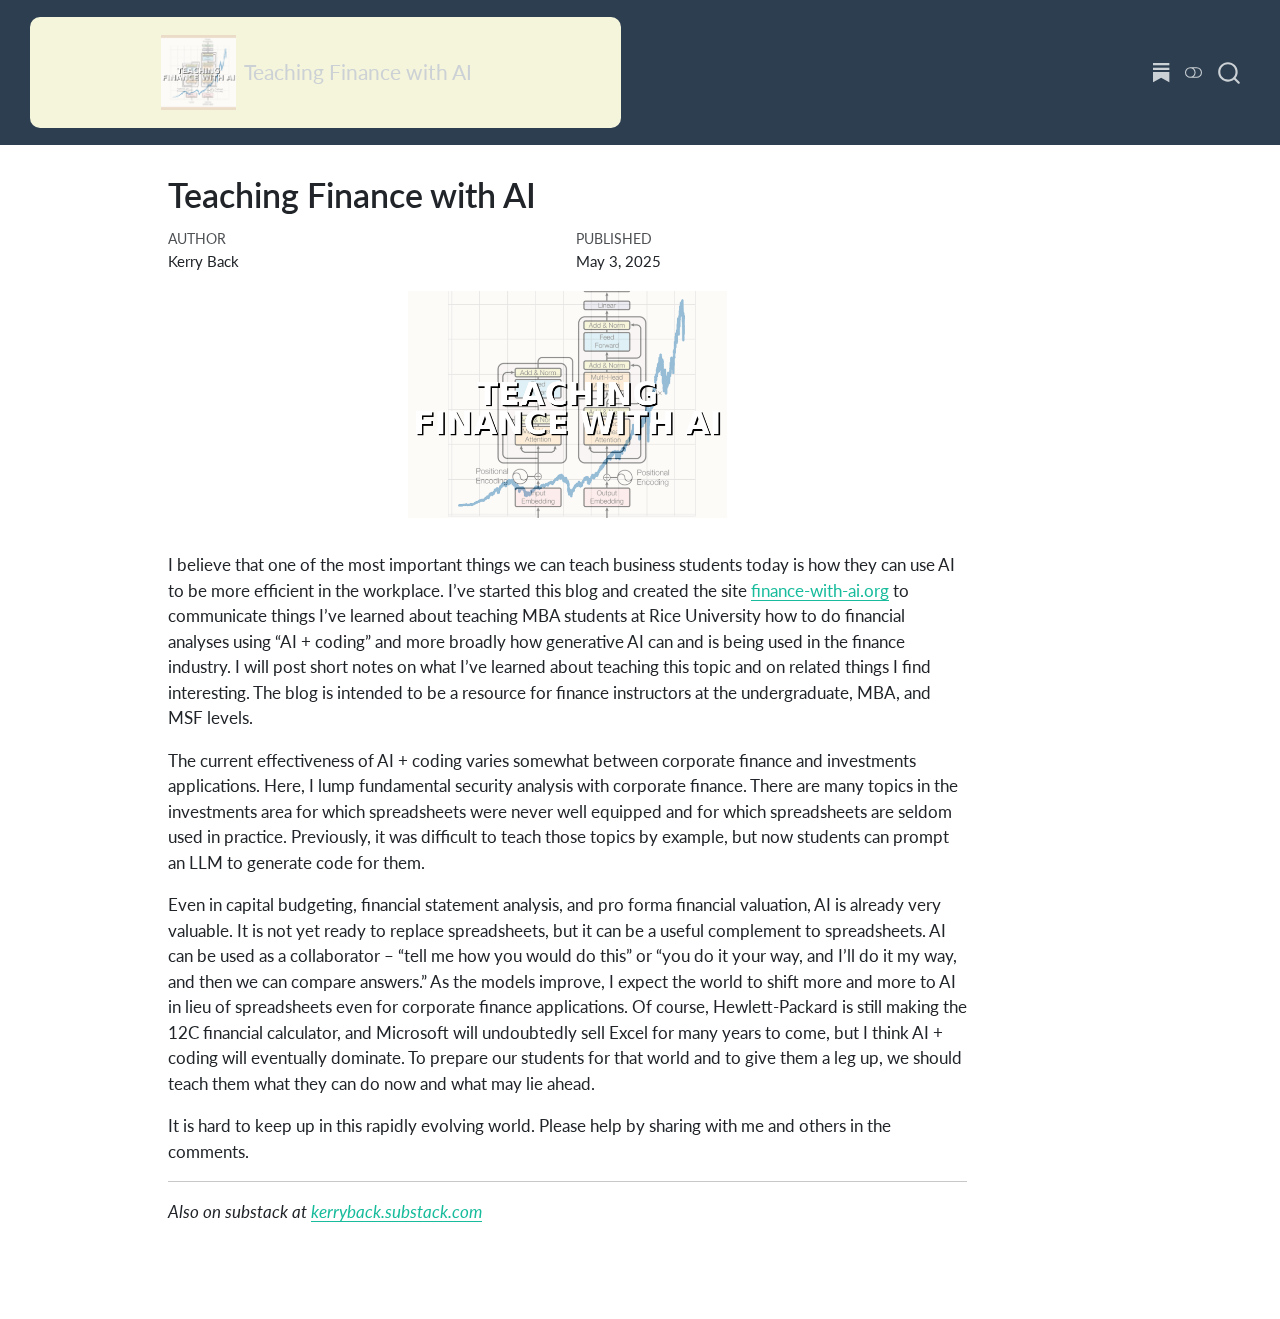
<file: docs/00-welcome/index.html>
<!DOCTYPE html>
<html xmlns="http://www.w3.org/1999/xhtml" lang="en" xml:lang="en"><head>

<meta charset="utf-8">
<meta name="generator" content="quarto-1.7.32">

<meta name="viewport" content="width=device-width, initial-scale=1.0, user-scalable=yes">

<meta name="author" content="Kerry Back">
<meta name="dcterms.date" content="2025-05-03">

<title>Teaching Finance with AI</title>
<style>
code{white-space: pre-wrap;}
span.smallcaps{font-variant: small-caps;}
div.columns{display: flex; gap: min(4vw, 1.5em);}
div.column{flex: auto; overflow-x: auto;}
div.hanging-indent{margin-left: 1.5em; text-indent: -1.5em;}
ul.task-list{list-style: none;}
ul.task-list li input[type="checkbox"] {
  width: 0.8em;
  margin: 0 0.8em 0.2em -1em; /* quarto-specific, see https://github.com/quarto-dev/quarto-cli/issues/4556 */ 
  vertical-align: middle;
}
</style>


<script src="../site_libs/quarto-nav/quarto-nav.js"></script>
<script src="../site_libs/quarto-nav/headroom.min.js"></script>
<script src="../site_libs/clipboard/clipboard.min.js"></script>
<script src="../site_libs/quarto-search/autocomplete.umd.js"></script>
<script src="../site_libs/quarto-search/fuse.min.js"></script>
<script src="../site_libs/quarto-search/quarto-search.js"></script>
<meta name="quarto:offset" content="../">
<script src="../site_libs/quarto-html/quarto.js" type="module"></script>
<script src="../site_libs/quarto-html/tabsets/tabsets.js" type="module"></script>
<script src="../site_libs/quarto-html/popper.min.js"></script>
<script src="../site_libs/quarto-html/tippy.umd.min.js"></script>
<script src="../site_libs/quarto-html/anchor.min.js"></script>
<link href="../site_libs/quarto-html/tippy.css" rel="stylesheet">
<link href="../site_libs/quarto-html/quarto-syntax-highlighting-37eea08aefeeee20ff55810ff984fec1.css" rel="stylesheet" class="quarto-color-scheme" id="quarto-text-highlighting-styles">
<link href="../site_libs/quarto-html/quarto-syntax-highlighting-dark-2fef5ea3f8957b3e4ecc936fc74692ca.css" rel="stylesheet" class="quarto-color-scheme quarto-color-alternate" id="quarto-text-highlighting-styles">
<link href="../site_libs/quarto-html/quarto-syntax-highlighting-37eea08aefeeee20ff55810ff984fec1.css" rel="stylesheet" class="quarto-color-scheme-extra" id="quarto-text-highlighting-styles">
<script src="../site_libs/bootstrap/bootstrap.min.js"></script>
<link href="../site_libs/bootstrap/bootstrap-icons.css" rel="stylesheet">
<link href="../site_libs/bootstrap/bootstrap-52d8d4a1bc7a18dd637875c3d028be30.min.css" rel="stylesheet" append-hash="true" class="quarto-color-scheme" id="quarto-bootstrap" data-mode="light">
<link href="../site_libs/bootstrap/bootstrap-dark-963a1af7a0dde44c44ea984d40f6894b.min.css" rel="stylesheet" append-hash="true" class="quarto-color-scheme quarto-color-alternate" id="quarto-bootstrap" data-mode="dark">
<link href="../site_libs/bootstrap/bootstrap-52d8d4a1bc7a18dd637875c3d028be30.min.css" rel="stylesheet" append-hash="true" class="quarto-color-scheme-extra" id="quarto-bootstrap" data-mode="light">
<script id="quarto-search-options" type="application/json">{
  "location": "navbar",
  "copy-button": false,
  "collapse-after": 3,
  "panel-placement": "end",
  "type": "overlay",
  "limit": 50,
  "keyboard-shortcut": [
    "f",
    "/",
    "s"
  ],
  "show-item-context": false,
  "language": {
    "search-no-results-text": "No results",
    "search-matching-documents-text": "matching documents",
    "search-copy-link-title": "Copy link to search",
    "search-hide-matches-text": "Hide additional matches",
    "search-more-match-text": "more match in this document",
    "search-more-matches-text": "more matches in this document",
    "search-clear-button-title": "Clear",
    "search-text-placeholder": "",
    "search-detached-cancel-button-title": "Cancel",
    "search-submit-button-title": "Submit",
    "search-label": "Search"
  }
}</script>


<link rel="stylesheet" href="../styles.css">
</head>

<body class="nav-fixed quarto-light"><script id="quarto-html-before-body" type="application/javascript">
    const toggleBodyColorMode = (bsSheetEl) => {
      const mode = bsSheetEl.getAttribute("data-mode");
      const bodyEl = window.document.querySelector("body");
      if (mode === "dark") {
        bodyEl.classList.add("quarto-dark");
        bodyEl.classList.remove("quarto-light");
      } else {
        bodyEl.classList.add("quarto-light");
        bodyEl.classList.remove("quarto-dark");
      }
    }
    const toggleBodyColorPrimary = () => {
      const bsSheetEl = window.document.querySelector("link#quarto-bootstrap:not([rel=disabled-stylesheet])");
      if (bsSheetEl) {
        toggleBodyColorMode(bsSheetEl);
      }
    }
    const setColorSchemeToggle = (alternate) => {
      const toggles = window.document.querySelectorAll('.quarto-color-scheme-toggle');
      for (let i=0; i < toggles.length; i++) {
        const toggle = toggles[i];
        if (toggle) {
          if (alternate) {
            toggle.classList.add("alternate");
          } else {
            toggle.classList.remove("alternate");
          }
        }
      }
    };
    const toggleColorMode = (alternate) => {
      // Switch the stylesheets
      const primaryStylesheets = window.document.querySelectorAll('link.quarto-color-scheme:not(.quarto-color-alternate)');
      const alternateStylesheets = window.document.querySelectorAll('link.quarto-color-scheme.quarto-color-alternate');
      manageTransitions('#quarto-margin-sidebar .nav-link', false);
      if (alternate) {
        // note: dark is layered on light, we don't disable primary!
        enableStylesheet(alternateStylesheets);
        for (const sheetNode of alternateStylesheets) {
          if (sheetNode.id === "quarto-bootstrap") {
            toggleBodyColorMode(sheetNode);
          }
        }
      } else {
        disableStylesheet(alternateStylesheets);
        enableStylesheet(primaryStylesheets)
        toggleBodyColorPrimary();
      }
      manageTransitions('#quarto-margin-sidebar .nav-link', true);
      // Switch the toggles
      setColorSchemeToggle(alternate)
      // Hack to workaround the fact that safari doesn't
      // properly recolor the scrollbar when toggling (#1455)
      if (navigator.userAgent.indexOf('Safari') > 0 && navigator.userAgent.indexOf('Chrome') == -1) {
        manageTransitions("body", false);
        window.scrollTo(0, 1);
        setTimeout(() => {
          window.scrollTo(0, 0);
          manageTransitions("body", true);
        }, 40);
      }
    }
    const disableStylesheet = (stylesheets) => {
      for (let i=0; i < stylesheets.length; i++) {
        const stylesheet = stylesheets[i];
        stylesheet.rel = 'disabled-stylesheet';
      }
    }
    const enableStylesheet = (stylesheets) => {
      for (let i=0; i < stylesheets.length; i++) {
        const stylesheet = stylesheets[i];
        if(stylesheet.rel !== 'stylesheet') { // for Chrome, which will still FOUC without this check
          stylesheet.rel = 'stylesheet';
        }
      }
    }
    const manageTransitions = (selector, allowTransitions) => {
      const els = window.document.querySelectorAll(selector);
      for (let i=0; i < els.length; i++) {
        const el = els[i];
        if (allowTransitions) {
          el.classList.remove('notransition');
        } else {
          el.classList.add('notransition');
        }
      }
    }
    const isFileUrl = () => {
      return window.location.protocol === 'file:';
    }
    const hasAlternateSentinel = () => {
      let styleSentinel = getColorSchemeSentinel();
      if (styleSentinel !== null) {
        return styleSentinel === "alternate";
      } else {
        return false;
      }
    }
    const setStyleSentinel = (alternate) => {
      const value = alternate ? "alternate" : "default";
      if (!isFileUrl()) {
        window.localStorage.setItem("quarto-color-scheme", value);
      } else {
        localAlternateSentinel = value;
      }
    }
    const getColorSchemeSentinel = () => {
      if (!isFileUrl()) {
        const storageValue = window.localStorage.getItem("quarto-color-scheme");
        return storageValue != null ? storageValue : localAlternateSentinel;
      } else {
        return localAlternateSentinel;
      }
    }
    const toggleGiscusIfUsed = (isAlternate, darkModeDefault) => {
      const baseTheme = document.querySelector('#giscus-base-theme')?.value ?? 'light';
      const alternateTheme = document.querySelector('#giscus-alt-theme')?.value ?? 'dark';
      let newTheme = '';
      if(authorPrefersDark) {
        newTheme = isAlternate ? baseTheme : alternateTheme;
      } else {
        newTheme = isAlternate ? alternateTheme : baseTheme;
      }
      const changeGiscusTheme = () => {
        // From: https://github.com/giscus/giscus/issues/336
        const sendMessage = (message) => {
          const iframe = document.querySelector('iframe.giscus-frame');
          if (!iframe) return;
          iframe.contentWindow.postMessage({ giscus: message }, 'https://giscus.app');
        }
        sendMessage({
          setConfig: {
            theme: newTheme
          }
        });
      }
      const isGiscussLoaded = window.document.querySelector('iframe.giscus-frame') !== null;
      if (isGiscussLoaded) {
        changeGiscusTheme();
      }
    };
    const authorPrefersDark = false;
    const darkModeDefault = authorPrefersDark;
      document.querySelector('link#quarto-text-highlighting-styles.quarto-color-scheme-extra').rel = 'disabled-stylesheet';
      document.querySelector('link#quarto-bootstrap.quarto-color-scheme-extra').rel = 'disabled-stylesheet';
    let localAlternateSentinel = darkModeDefault ? 'alternate' : 'default';
    // Dark / light mode switch
    window.quartoToggleColorScheme = () => {
      // Read the current dark / light value
      let toAlternate = !hasAlternateSentinel();
      toggleColorMode(toAlternate);
      setStyleSentinel(toAlternate);
      toggleGiscusIfUsed(toAlternate, darkModeDefault);
      window.dispatchEvent(new Event('resize'));
    };
    // Switch to dark mode if need be
    if (hasAlternateSentinel()) {
      toggleColorMode(true);
    } else {
      toggleColorMode(false);
    }
  </script>

<div id="quarto-search-results"></div>
  <header id="quarto-header" class="headroom fixed-top">
    <nav class="navbar navbar-expand-lg " data-bs-theme="dark">
      <div class="navbar-container container-fluid">
      <div class="navbar-brand-container mx-auto">
    <a href="../index.html" class="navbar-brand navbar-brand-logo">
    <img src="../teaching_finance_with_ai_logo.png" alt="" class="navbar-logo">
    </a>
    <a class="navbar-brand" href="../index.html">
    <span class="navbar-title">Teaching Finance with AI</span>
    </a>
  </div>
            <div id="quarto-search" class="" title="Search"></div>
          <button class="navbar-toggler" type="button" data-bs-toggle="collapse" data-bs-target="#navbarCollapse" aria-controls="navbarCollapse" role="menu" aria-expanded="false" aria-label="Toggle navigation" onclick="if (window.quartoToggleHeadroom) { window.quartoToggleHeadroom(); }">
  <span class="navbar-toggler-icon"></span>
</button>
          <div class="collapse navbar-collapse" id="navbarCollapse">
            <ul class="navbar-nav navbar-nav-scroll ms-auto">
  <li class="nav-item compact">
    <a class="nav-link" href="https://kerryback.substack.com"> <i class="bi bi-substack" role="img">
</i> 
<span class="menu-text"></span></a>
  </li>  
</ul>
          </div> <!-- /navcollapse -->
            <div class="quarto-navbar-tools">
  <a href="" class="quarto-color-scheme-toggle quarto-navigation-tool  px-1" onclick="window.quartoToggleColorScheme(); return false;" title="Toggle dark mode"><i class="bi"></i></a>
</div>
      </div> <!-- /container-fluid -->
    </nav>
</header>
<!-- content -->
<div id="quarto-content" class="quarto-container page-columns page-rows-contents page-layout-article page-navbar">
<!-- sidebar -->
<!-- margin-sidebar -->
    <div id="quarto-margin-sidebar" class="sidebar margin-sidebar zindex-bottom">
        
    </div>
<!-- main -->
<main class="content" id="quarto-document-content">


<header id="title-block-header" class="quarto-title-block default">
<div class="quarto-title">
<h1 class="title">Teaching Finance with AI</h1>
</div>



<div class="quarto-title-meta">

    <div>
    <div class="quarto-title-meta-heading">Author</div>
    <div class="quarto-title-meta-contents">
             <p>Kerry Back </p>
          </div>
  </div>
    
    <div>
    <div class="quarto-title-meta-heading">Published</div>
    <div class="quarto-title-meta-contents">
      <p class="date">May 3, 2025</p>
    </div>
  </div>
  
    
  </div>
  


</header>


<div class="quarto-figure quarto-figure-center">
<figure class="figure">
<p><img src="logo.png" class="img-fluid quarto-figure quarto-figure-center figure-img" style="width:40.0%"></p>
</figure>
</div>
<p>I believe that one of the most important things we can teach business students today is how they can use AI to be more efficient in the workplace. I’ve started this blog and created the site <a href="https://finance-with-ai.org">finance-with-ai.org</a> to communicate things I’ve learned about teaching MBA students at Rice University how to do financial analyses using “AI + coding” and more broadly how generative AI can and is being used in the finance industry. I will post short notes on what I’ve learned about teaching this topic and on related things I find interesting. The blog is intended to be a resource for finance instructors at the undergraduate, MBA, and MSF levels.</p>
<p>The current effectiveness of AI + coding varies somewhat between corporate finance and investments applications. Here, I lump fundamental security analysis with corporate finance. There are many topics in the investments area for which spreadsheets were never well equipped and for which spreadsheets are seldom used in practice. Previously, it was difficult to teach those topics by example, but now students can prompt an LLM to generate code for them.</p>
<p>Even in capital budgeting, financial statement analysis, and pro forma financial valuation, AI is already very valuable. It is not yet ready to replace spreadsheets, but it can be a useful complement to spreadsheets. AI can be used as a collaborator – “tell me how you would do this” or “you do it your way, and I’ll do it my way, and then we can compare answers.” As the models improve, I expect the world to shift more and more to AI in lieu of spreadsheets even for corporate finance applications. Of course, Hewlett-Packard is still making the 12C financial calculator, and Microsoft will undoubtedly sell Excel for many years to come, but I think AI + coding will eventually dominate. To prepare our students for that world and to give them a leg up, we should teach them what they can do now and what may lie ahead.</p>
<p>It is hard to keep up in this rapidly evolving world. Please help by sharing with me and others in the comments.</p>
<hr>
<p><em>Also on substack at <a href="https://kerryback.substack.com">kerryback.substack.com</a></em></p>



</main> <!-- /main -->
<script id="quarto-html-after-body" type="application/javascript">
  window.document.addEventListener("DOMContentLoaded", function (event) {
    // Ensure there is a toggle, if there isn't float one in the top right
    if (window.document.querySelector('.quarto-color-scheme-toggle') === null) {
      const a = window.document.createElement('a');
      a.classList.add('top-right');
      a.classList.add('quarto-color-scheme-toggle');
      a.href = "";
      a.onclick = function() { try { window.quartoToggleColorScheme(); } catch {} return false; };
      const i = window.document.createElement("i");
      i.classList.add('bi');
      a.appendChild(i);
      window.document.body.appendChild(a);
    }
    setColorSchemeToggle(hasAlternateSentinel())
    const icon = "";
    const anchorJS = new window.AnchorJS();
    anchorJS.options = {
      placement: 'right',
      icon: icon
    };
    anchorJS.add('.anchored');
    const isCodeAnnotation = (el) => {
      for (const clz of el.classList) {
        if (clz.startsWith('code-annotation-')) {                     
          return true;
        }
      }
      return false;
    }
    const onCopySuccess = function(e) {
      // button target
      const button = e.trigger;
      // don't keep focus
      button.blur();
      // flash "checked"
      button.classList.add('code-copy-button-checked');
      var currentTitle = button.getAttribute("title");
      button.setAttribute("title", "Copied!");
      let tooltip;
      if (window.bootstrap) {
        button.setAttribute("data-bs-toggle", "tooltip");
        button.setAttribute("data-bs-placement", "left");
        button.setAttribute("data-bs-title", "Copied!");
        tooltip = new bootstrap.Tooltip(button, 
          { trigger: "manual", 
            customClass: "code-copy-button-tooltip",
            offset: [0, -8]});
        tooltip.show();    
      }
      setTimeout(function() {
        if (tooltip) {
          tooltip.hide();
          button.removeAttribute("data-bs-title");
          button.removeAttribute("data-bs-toggle");
          button.removeAttribute("data-bs-placement");
        }
        button.setAttribute("title", currentTitle);
        button.classList.remove('code-copy-button-checked');
      }, 1000);
      // clear code selection
      e.clearSelection();
    }
    const getTextToCopy = function(trigger) {
        const codeEl = trigger.previousElementSibling.cloneNode(true);
        for (const childEl of codeEl.children) {
          if (isCodeAnnotation(childEl)) {
            childEl.remove();
          }
        }
        return codeEl.innerText;
    }
    const clipboard = new window.ClipboardJS('.code-copy-button:not([data-in-quarto-modal])', {
      text: getTextToCopy
    });
    clipboard.on('success', onCopySuccess);
    if (window.document.getElementById('quarto-embedded-source-code-modal')) {
      const clipboardModal = new window.ClipboardJS('.code-copy-button[data-in-quarto-modal]', {
        text: getTextToCopy,
        container: window.document.getElementById('quarto-embedded-source-code-modal')
      });
      clipboardModal.on('success', onCopySuccess);
    }
      var localhostRegex = new RegExp(/^(?:http|https):\/\/localhost\:?[0-9]*\//);
      var mailtoRegex = new RegExp(/^mailto:/);
        var filterRegex = new RegExp("https:\/\/finance-with-ai\.org");
      var isInternal = (href) => {
          return filterRegex.test(href) || localhostRegex.test(href) || mailtoRegex.test(href);
      }
      // Inspect non-navigation links and adorn them if external
     var links = window.document.querySelectorAll('a[href]:not(.nav-link):not(.navbar-brand):not(.toc-action):not(.sidebar-link):not(.sidebar-item-toggle):not(.pagination-link):not(.no-external):not([aria-hidden]):not(.dropdown-item):not(.quarto-navigation-tool):not(.about-link)');
      for (var i=0; i<links.length; i++) {
        const link = links[i];
        if (!isInternal(link.href)) {
          // undo the damage that might have been done by quarto-nav.js in the case of
          // links that we want to consider external
          if (link.dataset.originalHref !== undefined) {
            link.href = link.dataset.originalHref;
          }
        }
      }
    function tippyHover(el, contentFn, onTriggerFn, onUntriggerFn) {
      const config = {
        allowHTML: true,
        maxWidth: 500,
        delay: 100,
        arrow: false,
        appendTo: function(el) {
            return el.parentElement;
        },
        interactive: true,
        interactiveBorder: 10,
        theme: 'quarto',
        placement: 'bottom-start',
      };
      if (contentFn) {
        config.content = contentFn;
      }
      if (onTriggerFn) {
        config.onTrigger = onTriggerFn;
      }
      if (onUntriggerFn) {
        config.onUntrigger = onUntriggerFn;
      }
      window.tippy(el, config); 
    }
    const noterefs = window.document.querySelectorAll('a[role="doc-noteref"]');
    for (var i=0; i<noterefs.length; i++) {
      const ref = noterefs[i];
      tippyHover(ref, function() {
        // use id or data attribute instead here
        let href = ref.getAttribute('data-footnote-href') || ref.getAttribute('href');
        try { href = new URL(href).hash; } catch {}
        const id = href.replace(/^#\/?/, "");
        const note = window.document.getElementById(id);
        if (note) {
          return note.innerHTML;
        } else {
          return "";
        }
      });
    }
    const xrefs = window.document.querySelectorAll('a.quarto-xref');
    const processXRef = (id, note) => {
      // Strip column container classes
      const stripColumnClz = (el) => {
        el.classList.remove("page-full", "page-columns");
        if (el.children) {
          for (const child of el.children) {
            stripColumnClz(child);
          }
        }
      }
      stripColumnClz(note)
      if (id === null || id.startsWith('sec-')) {
        // Special case sections, only their first couple elements
        const container = document.createElement("div");
        if (note.children && note.children.length > 2) {
          container.appendChild(note.children[0].cloneNode(true));
          for (let i = 1; i < note.children.length; i++) {
            const child = note.children[i];
            if (child.tagName === "P" && child.innerText === "") {
              continue;
            } else {
              container.appendChild(child.cloneNode(true));
              break;
            }
          }
          if (window.Quarto?.typesetMath) {
            window.Quarto.typesetMath(container);
          }
          return container.innerHTML
        } else {
          if (window.Quarto?.typesetMath) {
            window.Quarto.typesetMath(note);
          }
          return note.innerHTML;
        }
      } else {
        // Remove any anchor links if they are present
        const anchorLink = note.querySelector('a.anchorjs-link');
        if (anchorLink) {
          anchorLink.remove();
        }
        if (window.Quarto?.typesetMath) {
          window.Quarto.typesetMath(note);
        }
        if (note.classList.contains("callout")) {
          return note.outerHTML;
        } else {
          return note.innerHTML;
        }
      }
    }
    for (var i=0; i<xrefs.length; i++) {
      const xref = xrefs[i];
      tippyHover(xref, undefined, function(instance) {
        instance.disable();
        let url = xref.getAttribute('href');
        let hash = undefined; 
        if (url.startsWith('#')) {
          hash = url;
        } else {
          try { hash = new URL(url).hash; } catch {}
        }
        if (hash) {
          const id = hash.replace(/^#\/?/, "");
          const note = window.document.getElementById(id);
          if (note !== null) {
            try {
              const html = processXRef(id, note.cloneNode(true));
              instance.setContent(html);
            } finally {
              instance.enable();
              instance.show();
            }
          } else {
            // See if we can fetch this
            fetch(url.split('#')[0])
            .then(res => res.text())
            .then(html => {
              const parser = new DOMParser();
              const htmlDoc = parser.parseFromString(html, "text/html");
              const note = htmlDoc.getElementById(id);
              if (note !== null) {
                const html = processXRef(id, note);
                instance.setContent(html);
              } 
            }).finally(() => {
              instance.enable();
              instance.show();
            });
          }
        } else {
          // See if we can fetch a full url (with no hash to target)
          // This is a special case and we should probably do some content thinning / targeting
          fetch(url)
          .then(res => res.text())
          .then(html => {
            const parser = new DOMParser();
            const htmlDoc = parser.parseFromString(html, "text/html");
            const note = htmlDoc.querySelector('main.content');
            if (note !== null) {
              // This should only happen for chapter cross references
              // (since there is no id in the URL)
              // remove the first header
              if (note.children.length > 0 && note.children[0].tagName === "HEADER") {
                note.children[0].remove();
              }
              const html = processXRef(null, note);
              instance.setContent(html);
            } 
          }).finally(() => {
            instance.enable();
            instance.show();
          });
        }
      }, function(instance) {
      });
    }
        let selectedAnnoteEl;
        const selectorForAnnotation = ( cell, annotation) => {
          let cellAttr = 'data-code-cell="' + cell + '"';
          let lineAttr = 'data-code-annotation="' +  annotation + '"';
          const selector = 'span[' + cellAttr + '][' + lineAttr + ']';
          return selector;
        }
        const selectCodeLines = (annoteEl) => {
          const doc = window.document;
          const targetCell = annoteEl.getAttribute("data-target-cell");
          const targetAnnotation = annoteEl.getAttribute("data-target-annotation");
          const annoteSpan = window.document.querySelector(selectorForAnnotation(targetCell, targetAnnotation));
          const lines = annoteSpan.getAttribute("data-code-lines").split(",");
          const lineIds = lines.map((line) => {
            return targetCell + "-" + line;
          })
          let top = null;
          let height = null;
          let parent = null;
          if (lineIds.length > 0) {
              //compute the position of the single el (top and bottom and make a div)
              const el = window.document.getElementById(lineIds[0]);
              top = el.offsetTop;
              height = el.offsetHeight;
              parent = el.parentElement.parentElement;
            if (lineIds.length > 1) {
              const lastEl = window.document.getElementById(lineIds[lineIds.length - 1]);
              const bottom = lastEl.offsetTop + lastEl.offsetHeight;
              height = bottom - top;
            }
            if (top !== null && height !== null && parent !== null) {
              // cook up a div (if necessary) and position it 
              let div = window.document.getElementById("code-annotation-line-highlight");
              if (div === null) {
                div = window.document.createElement("div");
                div.setAttribute("id", "code-annotation-line-highlight");
                div.style.position = 'absolute';
                parent.appendChild(div);
              }
              div.style.top = top - 2 + "px";
              div.style.height = height + 4 + "px";
              div.style.left = 0;
              let gutterDiv = window.document.getElementById("code-annotation-line-highlight-gutter");
              if (gutterDiv === null) {
                gutterDiv = window.document.createElement("div");
                gutterDiv.setAttribute("id", "code-annotation-line-highlight-gutter");
                gutterDiv.style.position = 'absolute';
                const codeCell = window.document.getElementById(targetCell);
                const gutter = codeCell.querySelector('.code-annotation-gutter');
                gutter.appendChild(gutterDiv);
              }
              gutterDiv.style.top = top - 2 + "px";
              gutterDiv.style.height = height + 4 + "px";
            }
            selectedAnnoteEl = annoteEl;
          }
        };
        const unselectCodeLines = () => {
          const elementsIds = ["code-annotation-line-highlight", "code-annotation-line-highlight-gutter"];
          elementsIds.forEach((elId) => {
            const div = window.document.getElementById(elId);
            if (div) {
              div.remove();
            }
          });
          selectedAnnoteEl = undefined;
        };
          // Handle positioning of the toggle
      window.addEventListener(
        "resize",
        throttle(() => {
          elRect = undefined;
          if (selectedAnnoteEl) {
            selectCodeLines(selectedAnnoteEl);
          }
        }, 10)
      );
      function throttle(fn, ms) {
      let throttle = false;
      let timer;
        return (...args) => {
          if(!throttle) { // first call gets through
              fn.apply(this, args);
              throttle = true;
          } else { // all the others get throttled
              if(timer) clearTimeout(timer); // cancel #2
              timer = setTimeout(() => {
                fn.apply(this, args);
                timer = throttle = false;
              }, ms);
          }
        };
      }
        // Attach click handler to the DT
        const annoteDls = window.document.querySelectorAll('dt[data-target-cell]');
        for (const annoteDlNode of annoteDls) {
          annoteDlNode.addEventListener('click', (event) => {
            const clickedEl = event.target;
            if (clickedEl !== selectedAnnoteEl) {
              unselectCodeLines();
              const activeEl = window.document.querySelector('dt[data-target-cell].code-annotation-active');
              if (activeEl) {
                activeEl.classList.remove('code-annotation-active');
              }
              selectCodeLines(clickedEl);
              clickedEl.classList.add('code-annotation-active');
            } else {
              // Unselect the line
              unselectCodeLines();
              clickedEl.classList.remove('code-annotation-active');
            }
          });
        }
    const findCites = (el) => {
      const parentEl = el.parentElement;
      if (parentEl) {
        const cites = parentEl.dataset.cites;
        if (cites) {
          return {
            el,
            cites: cites.split(' ')
          };
        } else {
          return findCites(el.parentElement)
        }
      } else {
        return undefined;
      }
    };
    var bibliorefs = window.document.querySelectorAll('a[role="doc-biblioref"]');
    for (var i=0; i<bibliorefs.length; i++) {
      const ref = bibliorefs[i];
      const citeInfo = findCites(ref);
      if (citeInfo) {
        tippyHover(citeInfo.el, function() {
          var popup = window.document.createElement('div');
          citeInfo.cites.forEach(function(cite) {
            var citeDiv = window.document.createElement('div');
            citeDiv.classList.add('hanging-indent');
            citeDiv.classList.add('csl-entry');
            var biblioDiv = window.document.getElementById('ref-' + cite);
            if (biblioDiv) {
              citeDiv.innerHTML = biblioDiv.innerHTML;
            }
            popup.appendChild(citeDiv);
          });
          return popup.innerHTML;
        });
      }
    }
  });
  </script>
</div> <!-- /content -->




</body></html>
</file>
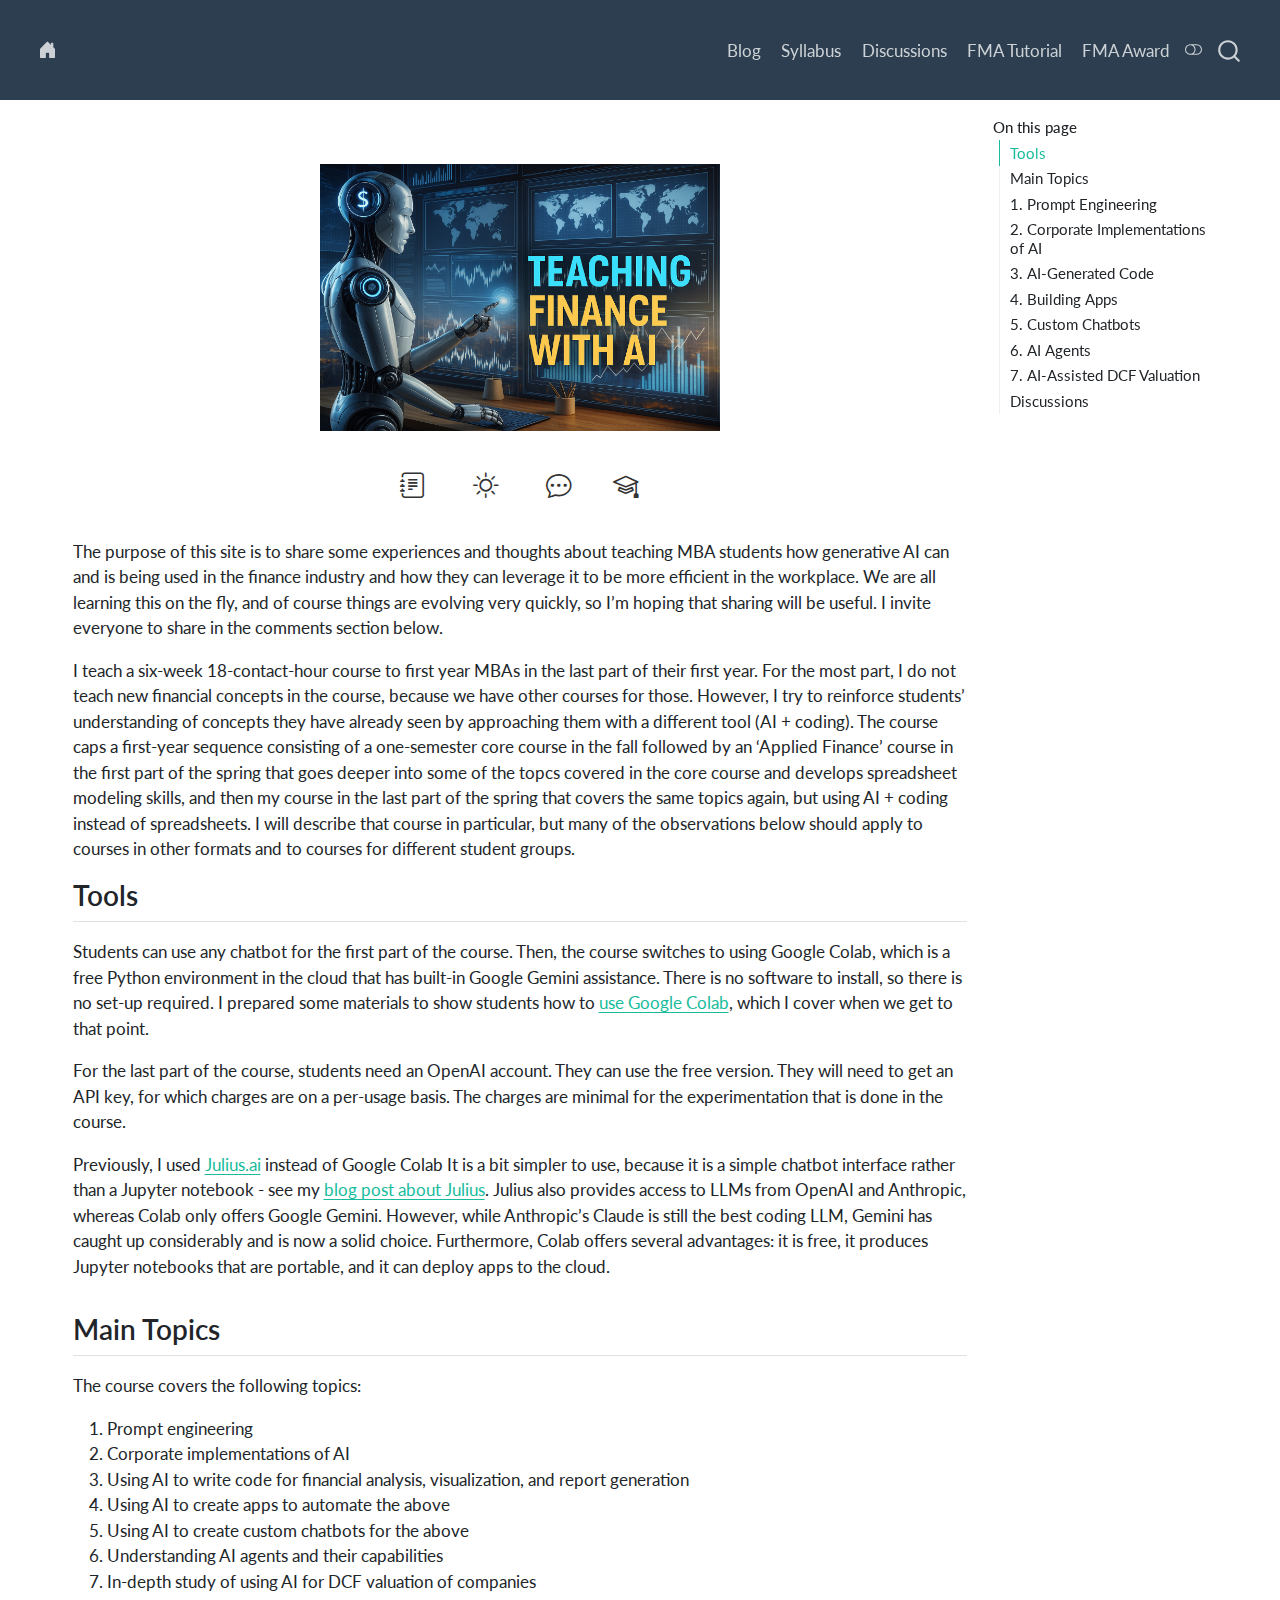
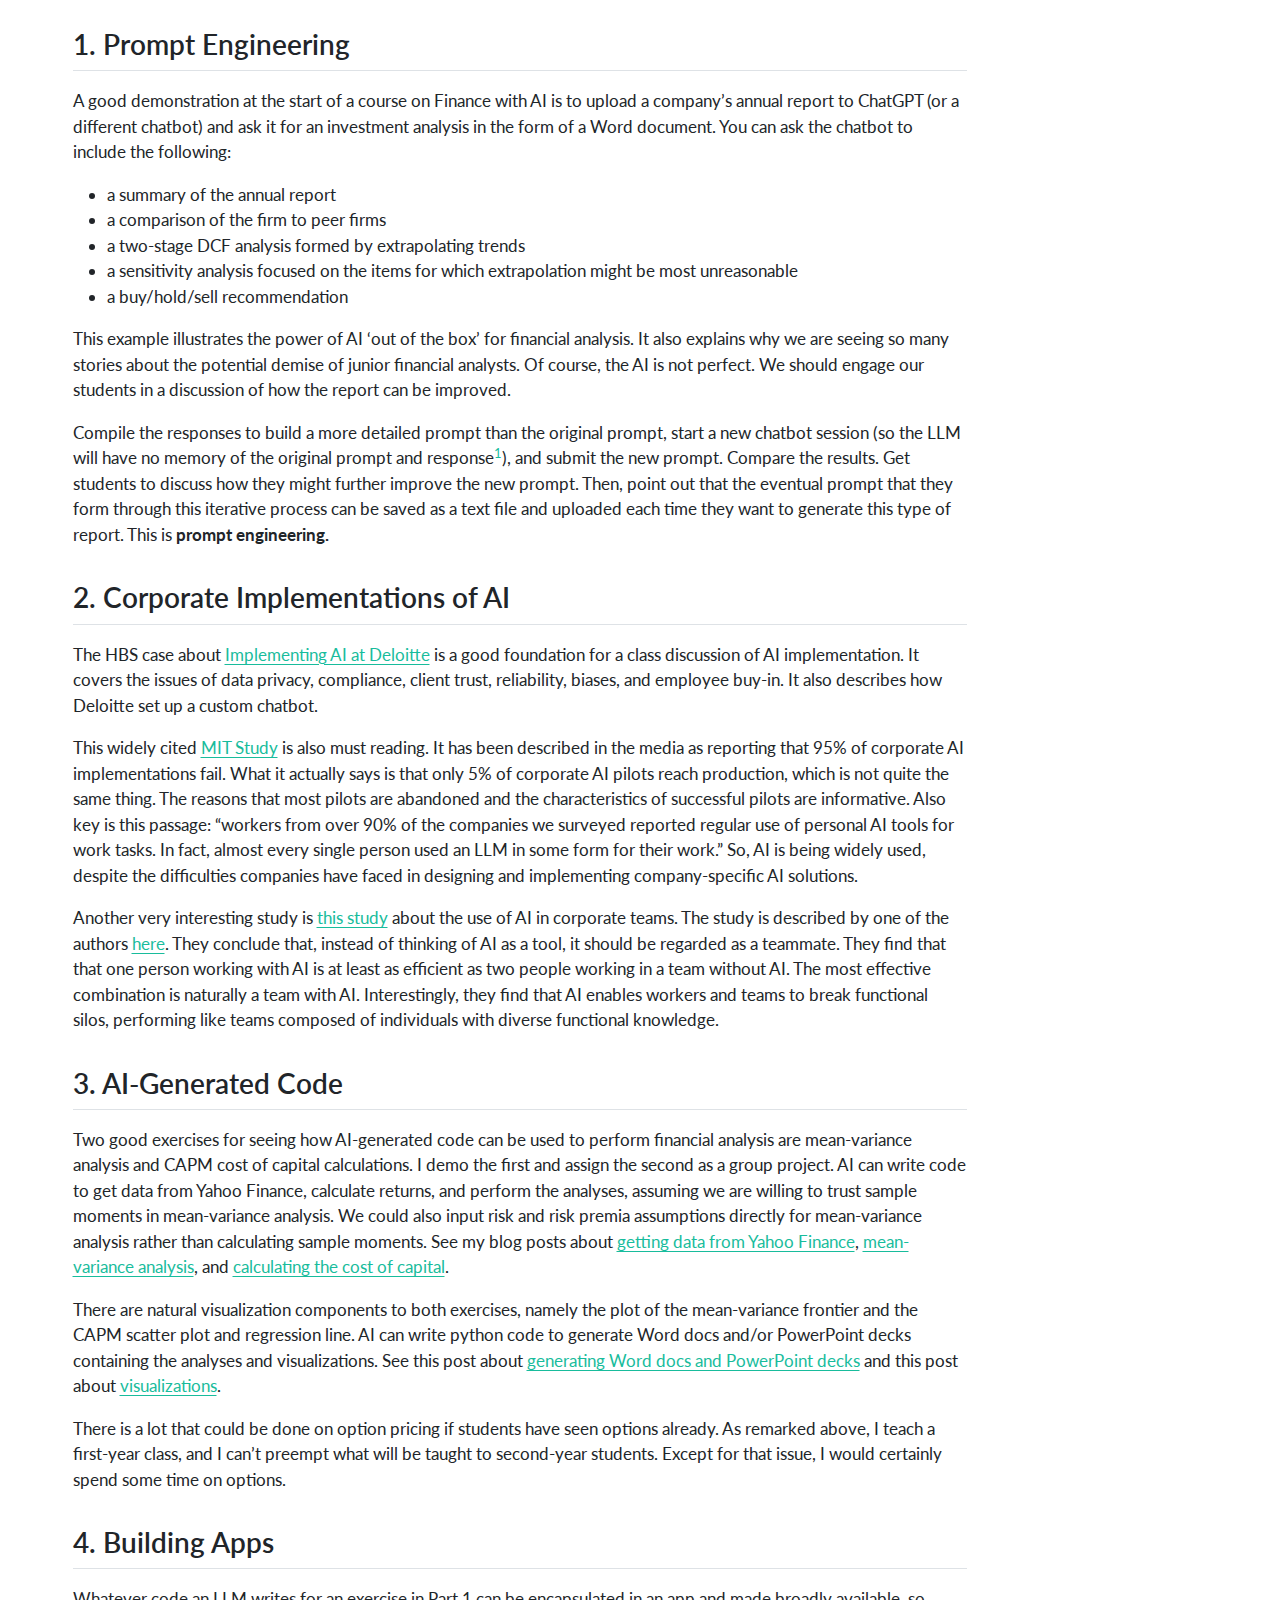
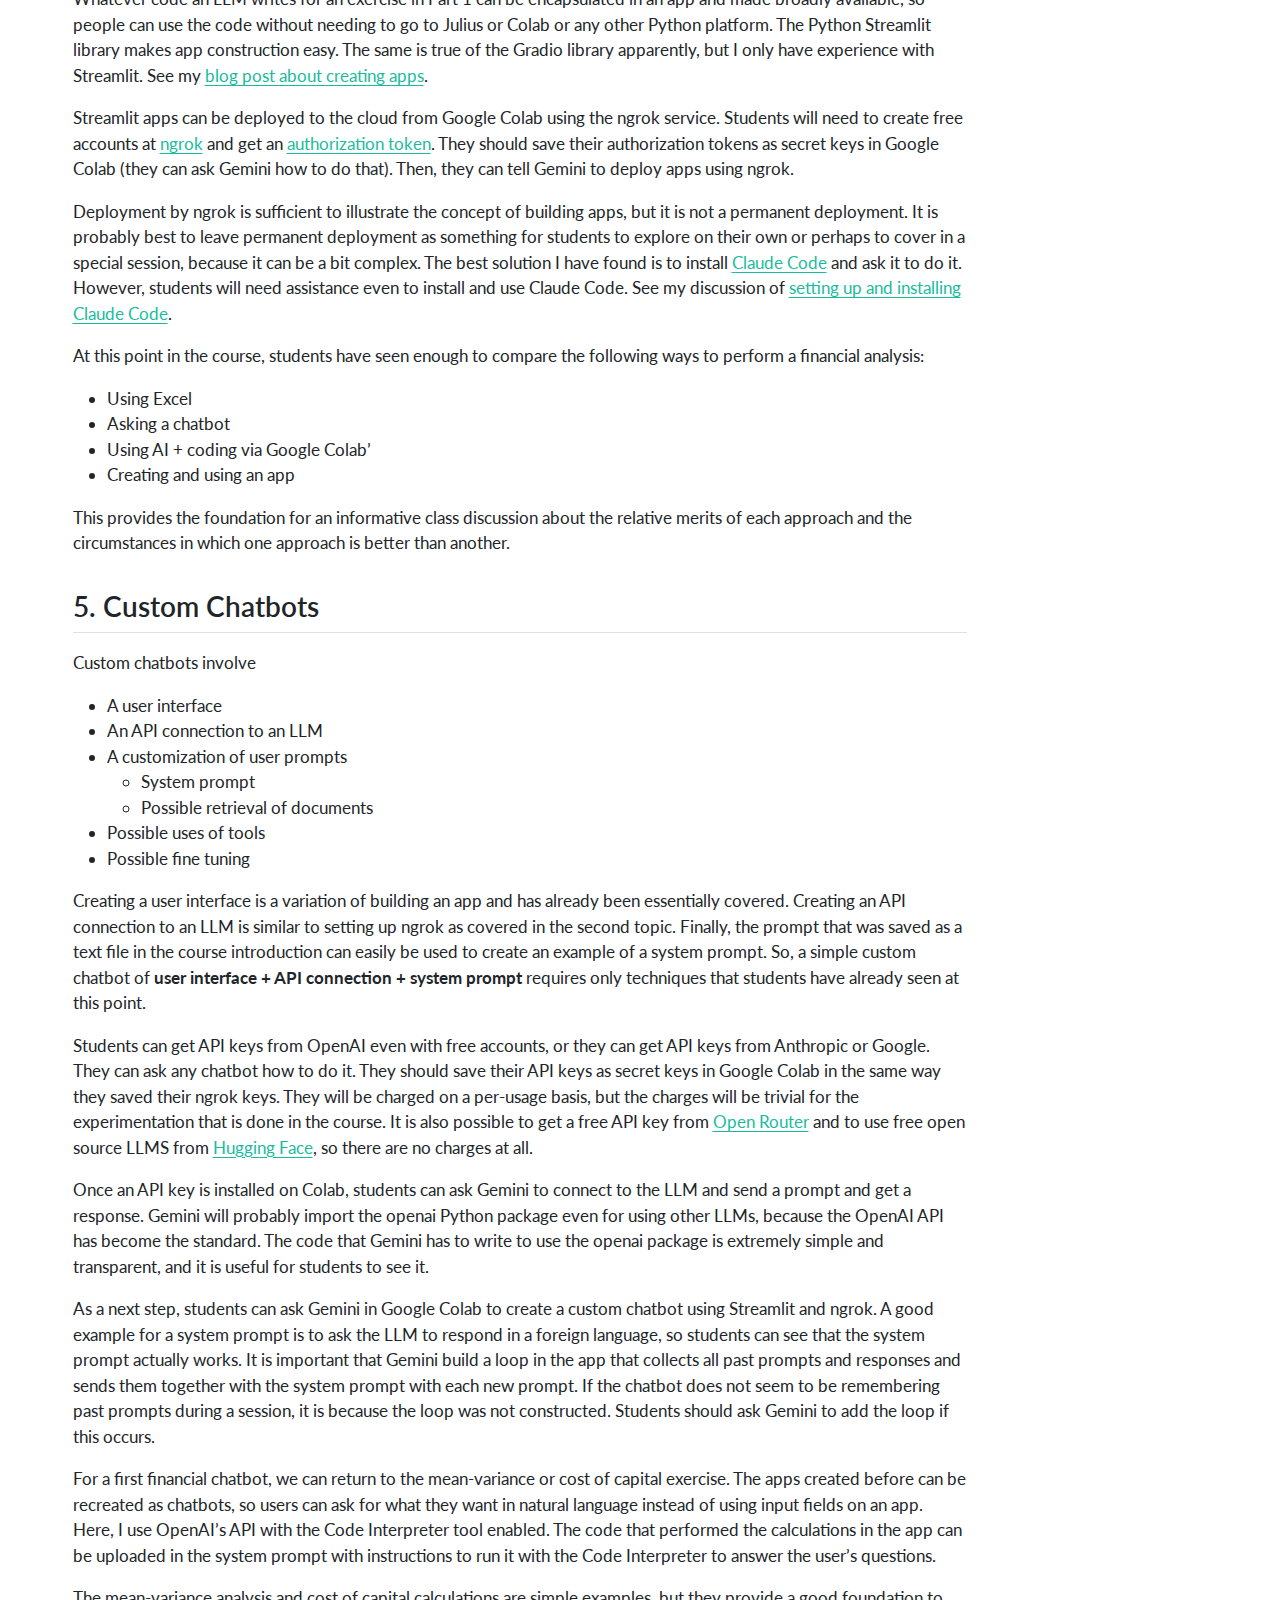
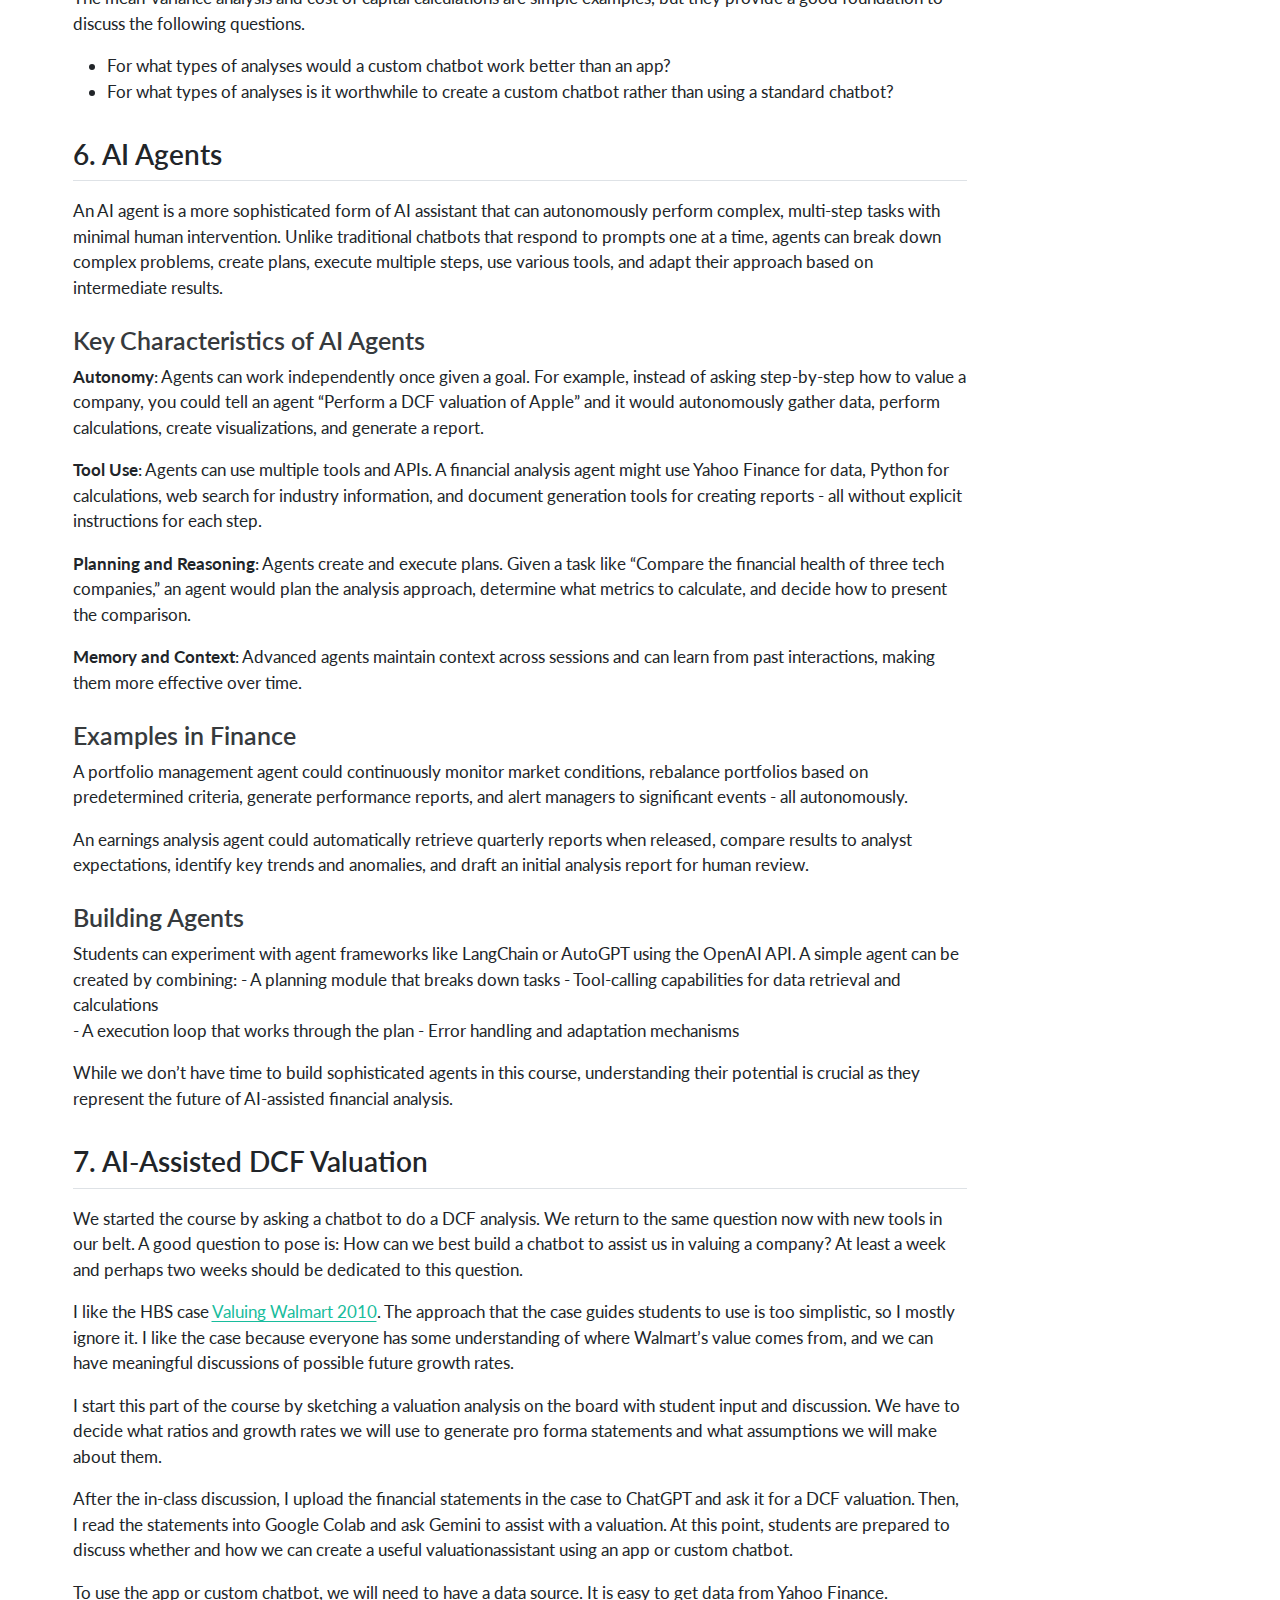
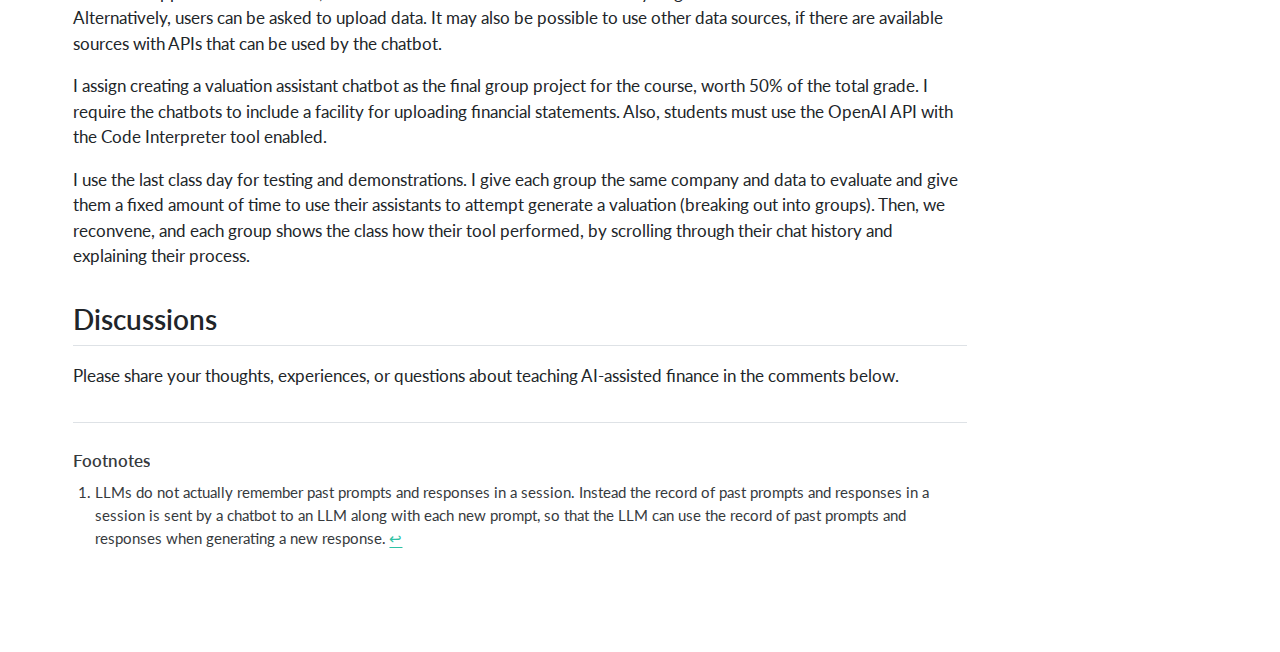
<file: docs/index-old.html>
<!DOCTYPE html>
<html xmlns="http://www.w3.org/1999/xhtml" lang="en" xml:lang="en"><head>

<meta charset="utf-8">
<meta name="generator" content="quarto-1.6.42">

<meta name="viewport" content="width=device-width, initial-scale=1.0, user-scalable=yes">


<title>index-old – Teaching Finance with AI</title>
<style>
code{white-space: pre-wrap;}
span.smallcaps{font-variant: small-caps;}
div.columns{display: flex; gap: min(4vw, 1.5em);}
div.column{flex: auto; overflow-x: auto;}
div.hanging-indent{margin-left: 1.5em; text-indent: -1.5em;}
ul.task-list{list-style: none;}
ul.task-list li input[type="checkbox"] {
  width: 0.8em;
  margin: 0 0.8em 0.2em -1em; /* quarto-specific, see https://github.com/quarto-dev/quarto-cli/issues/4556 */ 
  vertical-align: middle;
}
</style>


<script src="site_libs/quarto-nav/quarto-nav.js"></script>
<script src="site_libs/quarto-nav/headroom.min.js"></script>
<script src="site_libs/clipboard/clipboard.min.js"></script>
<script src="site_libs/quarto-search/autocomplete.umd.js"></script>
<script src="site_libs/quarto-search/fuse.min.js"></script>
<script src="site_libs/quarto-search/quarto-search.js"></script>
<meta name="quarto:offset" content="./">
<script src="site_libs/quarto-html/quarto.js"></script>
<script src="site_libs/quarto-html/popper.min.js"></script>
<script src="site_libs/quarto-html/tippy.umd.min.js"></script>
<script src="site_libs/quarto-html/anchor.min.js"></script>
<link href="site_libs/quarto-html/tippy.css" rel="stylesheet">
<link href="site_libs/quarto-html/quarto-syntax-highlighting-2f5df379a58b258e96c21c0638c20c03.css" rel="stylesheet" class="quarto-color-scheme" id="quarto-text-highlighting-styles">
<link href="site_libs/quarto-html/quarto-syntax-highlighting-dark-b53751a350365c71b6c909e95f209ed1.css" rel="prefetch" class="quarto-color-scheme quarto-color-alternate" id="quarto-text-highlighting-styles">
<script src="site_libs/bootstrap/bootstrap.min.js"></script>
<link href="site_libs/bootstrap/bootstrap-icons.css" rel="stylesheet">
<link href="site_libs/bootstrap/bootstrap-f3c2ea88cadbcfb37ba28ffa2c97cfc1.min.css" rel="stylesheet" append-hash="true" class="quarto-color-scheme" id="quarto-bootstrap" data-mode="light">
<link href="site_libs/bootstrap/bootstrap-dark-175319157c5a1d45805a17fae5d1b6b1.min.css" rel="prefetch" append-hash="true" class="quarto-color-scheme quarto-color-alternate" id="quarto-bootstrap" data-mode="dark">
<script id="quarto-search-options" type="application/json">{
  "location": "navbar",
  "copy-button": false,
  "collapse-after": 3,
  "panel-placement": "end",
  "type": "overlay",
  "limit": 50,
  "keyboard-shortcut": [
    "f",
    "/",
    "s"
  ],
  "show-item-context": false,
  "language": {
    "search-no-results-text": "No results",
    "search-matching-documents-text": "matching documents",
    "search-copy-link-title": "Copy link to search",
    "search-hide-matches-text": "Hide additional matches",
    "search-more-match-text": "more match in this document",
    "search-more-matches-text": "more matches in this document",
    "search-clear-button-title": "Clear",
    "search-text-placeholder": "",
    "search-detached-cancel-button-title": "Cancel",
    "search-submit-button-title": "Submit",
    "search-label": "Search"
  }
}</script>


<link rel="stylesheet" href="styles.css">
</head>

<body class="nav-fixed">

<div id="quarto-search-results"></div>
  <header id="quarto-header" class="headroom fixed-top">
    <nav class="navbar navbar-expand-lg " data-bs-theme="dark">
      <div class="navbar-container container-fluid">
            <div id="quarto-search" class="" title="Search"></div>
          <button class="navbar-toggler" type="button" data-bs-toggle="collapse" data-bs-target="#navbarCollapse" aria-controls="navbarCollapse" role="menu" aria-expanded="false" aria-label="Toggle navigation" onclick="if (window.quartoToggleHeadroom) { window.quartoToggleHeadroom(); }">
  <span class="navbar-toggler-icon"></span>
</button>
          <div class="collapse navbar-collapse" id="navbarCollapse">
            <ul class="navbar-nav navbar-nav-scroll me-auto">
  <li class="nav-item compact">
    <a class="nav-link" href="https://finance-with-ai.org"> <i class="bi bi-house-door-fill" role="img">
</i> 
<span class="menu-text"></span></a>
  </li>  
</ul>
            <ul class="navbar-nav navbar-nav-scroll ms-auto">
  <li class="nav-item">
    <a class="nav-link" href="https://blog.kerryback.com" target="_blank"> 
<span class="menu-text">Blog</span></a>
  </li>  
  <li class="nav-item">
    <a class="nav-link" href="https://mgmt675-2026.kerryback.com/MGMT675.pdf" target="_blank"> 
<span class="menu-text">Syllabus</span></a>
  </li>  
  <li class="nav-item">
    <a class="nav-link" href="./#giscus"> 
<span class="menu-text">Discussions</span></a>
  </li>  
  <li class="nav-item">
    <a class="nav-link" href="https://fma2025.kerryback.com" target="_blank"> 
<span class="menu-text">FMA Tutorial</span></a>
  </li>  
  <li class="nav-item">
    <a class="nav-link" href="./#"> 
<span class="menu-text">FMA Award</span></a>
  </li>  
</ul>
          </div> <!-- /navcollapse -->
            <div class="quarto-navbar-tools">
  <a href="" class="quarto-color-scheme-toggle quarto-navigation-tool  px-1" onclick="window.quartoToggleColorScheme(); return false;" title="Toggle dark mode"><i class="bi"></i></a>
</div>
      </div> <!-- /container-fluid -->
    </nav>
</header>
<!-- content -->
<div id="quarto-content" class="quarto-container page-columns page-rows-contents page-layout-full page-navbar">
<!-- sidebar -->
<!-- margin-sidebar -->
    <div id="quarto-margin-sidebar" class="sidebar margin-sidebar">
        <nav id="TOC" role="doc-toc" class="toc-active">
    <h2 id="toc-title">On this page</h2>
   
  <ul>
  <li><a href="#tools" id="toc-tools" class="nav-link active" data-scroll-target="#tools">Tools</a></li>
  <li><a href="#main-topics" id="toc-main-topics" class="nav-link" data-scroll-target="#main-topics">Main Topics</a></li>
  <li><a href="#prompt-engineering" id="toc-prompt-engineering" class="nav-link" data-scroll-target="#prompt-engineering">1. Prompt Engineering</a></li>
  <li><a href="#corporate-implementations-of-ai" id="toc-corporate-implementations-of-ai" class="nav-link" data-scroll-target="#corporate-implementations-of-ai">2. Corporate Implementations of AI</a></li>
  <li><a href="#ai-generated-code" id="toc-ai-generated-code" class="nav-link" data-scroll-target="#ai-generated-code">3. AI-Generated Code</a></li>
  <li><a href="#building-apps" id="toc-building-apps" class="nav-link" data-scroll-target="#building-apps">4. Building Apps</a></li>
  <li><a href="#custom-chatbots" id="toc-custom-chatbots" class="nav-link" data-scroll-target="#custom-chatbots">5. Custom Chatbots</a></li>
  <li><a href="#ai-agents" id="toc-ai-agents" class="nav-link" data-scroll-target="#ai-agents">6. AI Agents</a>
  <ul class="collapse">
  <li><a href="#key-characteristics-of-ai-agents" id="toc-key-characteristics-of-ai-agents" class="nav-link" data-scroll-target="#key-characteristics-of-ai-agents">Key Characteristics of AI Agents</a></li>
  <li><a href="#examples-in-finance" id="toc-examples-in-finance" class="nav-link" data-scroll-target="#examples-in-finance">Examples in Finance</a></li>
  <li><a href="#building-agents" id="toc-building-agents" class="nav-link" data-scroll-target="#building-agents">Building Agents</a></li>
  </ul></li>
  <li><a href="#ai-assisted-dcf-valuation" id="toc-ai-assisted-dcf-valuation" class="nav-link" data-scroll-target="#ai-assisted-dcf-valuation">7. AI-Assisted DCF Valuation</a></li>
  <li><a href="#giscus" id="toc-giscus" class="nav-link" data-scroll-target="#giscus">Discussions</a></li>
  </ul>
</nav>
    </div>
<!-- main -->
<main class="content column-page-left" id="quarto-document-content"><header id="title-block-header" class="quarto-title-block"></header>




<div style="text-align: center; margin: 2rem 0;">
<p><img src="image3.png" alt="Teaching Finance with AI" style="max-width: 400px; width: 100%; height: auto;"></p>
</div>
<div style="text-align: center; margin: 2rem 0; font-size: 1.5rem;">
<p><a href="https://blog.kerryback.com" title="Blog" class="nav-icon" style="margin: 0 1rem; text-decoration: none;"> <i class="bi bi-journal-text"></i> </a> <button id="theme-toggle" title="Toggle Light/Dark Theme" class="nav-icon" style="margin: 0 1rem; background: none; border: none; font-size: 1.5rem; cursor: pointer;"> <i class="bi bi-sun" id="theme-icon"></i> </button> <a href="#giscus" title="Discussions" class="nav-icon" style="margin: 0 1rem; text-decoration: none;"> <i class="bi bi-chat-dots"></i> </a> <a href="https://mgmt675-2026.kerryback.com/MGMT675.pdf" target="_blank" title="Syllabus" class="nav-icon" style="margin: 0 1rem; text-decoration: none;"> <i class="bi bi-mortarboard"></i> </a></p>
</div>
<style>
.nav-icon {
  color: #333;
  transition: color 0.3s ease;
}

[data-bs-theme="dark"] .nav-icon {
  color: #ffffff;
}

html {
  scroll-behavior: smooth;
}
</style>
<script>
document.addEventListener('DOMContentLoaded', function() {
  const themeToggle = document.getElementById('theme-toggle');
  const themeIcon = document.getElementById('theme-icon');
  const htmlElement = document.documentElement;
  
  // Check for saved theme preference or default to 'light'
  const currentTheme = localStorage.getItem('theme') || 'light';
  htmlElement.setAttribute('data-bs-theme', currentTheme);
  
  // Update icon based on current theme
  function updateIcon() {
    const theme = htmlElement.getAttribute('data-bs-theme');
    if (theme === 'dark') {
      themeIcon.className = 'bi bi-moon';
    } else {
      themeIcon.className = 'bi bi-sun';
    }
  }
  
  updateIcon();
  
  // Toggle theme on button click
  themeToggle.addEventListener('click', function() {
    const currentTheme = htmlElement.getAttribute('data-bs-theme');
    const newTheme = currentTheme === 'dark' ? 'light' : 'dark';
    
    htmlElement.setAttribute('data-bs-theme', newTheme);
    localStorage.setItem('theme', newTheme);
    updateIcon();
  });
});
</script>
<p>The purpose of this site is to share some experiences and thoughts about teaching MBA students how generative AI can and is being used in the finance industry and how they can leverage it to be more efficient in the workplace. We are all learning this on the fly, and of course things are evolving very quickly, so I’m hoping that sharing will be useful. I invite everyone to share in the comments section below.</p>
<p>I teach a six-week 18-contact-hour course to first year MBAs in the last part of their first year. For the most part, I do not teach new financial concepts in the course, because we have other courses for those. However, I try to reinforce students’ understanding of concepts they have already seen by approaching them with a different tool (AI + coding). The course caps a first-year sequence consisting of a one-semester core course in the fall followed by an ‘Applied Finance’ course in the first part of the spring that goes deeper into some of the topcs covered in the core course and develops spreadsheet modeling skills, and then my course in the last part of the spring that covers the same topics again, but using AI + coding instead of spreadsheets. I will describe that course in particular, but many of the observations below should apply to courses in other formats and to courses for different student groups.</p>
<section id="tools" class="level2">
<h2 class="anchored" data-anchor-id="tools">Tools</h2>
<p>Students can use any chatbot for the first part of the course. Then, the course switches to using Google Colab, which is a free Python environment in the cloud that has built-in Google Gemini assistance. There is no software to install, so there is no set-up required. I prepared some materials to show students how to <a href="">use Google Colab</a>, which I cover when we get to that point.</p>
<p>For the last part of the course, students need an OpenAI account. They can use the free version. They will need to get an API key, for which charges are on a per-usage basis. The charges are minimal for the experimentation that is done in the course.</p>
<p>Previously, I used <a href="https://julius.ai">Julius.ai</a> instead of Google Colab It is a bit simpler to use, because it is a simple chatbot interface rather than a Jupyter notebook - see my <a href="https://kerryback.substack.com/p/07-mean-variance-analysis">blog post about Julius</a>. Julius also provides access to LLMs from OpenAI and Anthropic, whereas Colab only offers Google Gemini. However, while Anthropic’s Claude is still the best coding LLM, Gemini has caught up considerably and is now a solid choice. Furthermore, Colab offers several advantages: it is free, it produces Jupyter notebooks that are portable, and it can deploy apps to the cloud.</p>
</section>
<section id="main-topics" class="level2">
<h2 class="anchored" data-anchor-id="main-topics">Main Topics</h2>
<p>The course covers the following topics:</p>
<ol type="1">
<li>Prompt engineering</li>
<li>Corporate implementations of AI</li>
<li>Using AI to write code for financial analysis, visualization, and report generation</li>
<li>Using AI to create apps to automate the above</li>
<li>Using AI to create custom chatbots for the above</li>
<li>Understanding AI agents and their capabilities</li>
<li>In-depth study of using AI for DCF valuation of companies</li>
</ol>
</section>
<section id="prompt-engineering" class="level2">
<h2 class="anchored" data-anchor-id="prompt-engineering">1. Prompt Engineering</h2>
<p>A good demonstration at the start of a course on Finance with AI is to upload a company’s annual report to ChatGPT (or a different chatbot) and ask it for an investment analysis in the form of a Word document. You can ask the chatbot to include the following:</p>
<ul>
<li>a summary of the annual report</li>
<li>a comparison of the firm to peer firms</li>
<li>a two-stage DCF analysis formed by extrapolating trends</li>
<li>a sensitivity analysis focused on the items for which extrapolation might be most unreasonable</li>
<li>a buy/hold/sell recommendation</li>
</ul>
<p>This example illustrates the power of AI ‘out of the box’ for financial analysis. It also explains why we are seeing so many stories about the potential demise of junior financial analysts. Of course, the AI is not perfect. We should engage our students in a discussion of how the report can be improved.</p>
<p>Compile the responses to build a more detailed prompt than the original prompt, start a new chatbot session (so the LLM will have no memory of the original prompt and response<a href="#fn1" class="footnote-ref" id="fnref1" role="doc-noteref"><sup>1</sup></a>), and submit the new prompt. Compare the results. Get students to discuss how they might further improve the new prompt. Then, point out that the eventual prompt that they form through this iterative process can be saved as a text file and uploaded each time they want to generate this type of report. This is <strong>prompt engineering.</strong></p>
</section>
<section id="corporate-implementations-of-ai" class="level2">
<h2 class="anchored" data-anchor-id="corporate-implementations-of-ai">2. Corporate Implementations of AI</h2>
<p>The HBS case about <a href="https://hbsp.harvard.edu/product/HEC382-PDF-ENG">Implementing AI at Deloitte</a> is a good foundation for a class discussion of AI implementation. It covers the issues of data privacy, compliance, client trust, reliability, biases, and employee buy-in. It also describes how Deloitte set up a custom chatbot.</p>
<p>This widely cited <a href="https://mlq.ai/media/quarterly_decks/v0.1_State_of_AI_in_Business_2025_Report.pdf">MIT Study</a> is also must reading. It has been described in the media as reporting that 95% of corporate AI implementations fail. What it actually says is that only 5% of corporate AI pilots reach production, which is not quite the same thing. The reasons that most pilots are abandoned and the characteristics of successful pilots are informative. Also key is this passage: “workers from over 90% of the companies we surveyed reported regular use of personal AI tools for work tasks. In fact, almost every single person used an LLM in some form for their work.” So, AI is being widely used, despite the difficulties companies have faced in designing and implementing company-specific AI solutions.</p>
<p>Another very interesting study is <a href="https://papers.ssrn.com/sol3/papers.cfm?abstract_id=5188231">this study</a> about the use of AI in corporate teams. The study is described by one of the authors <a href="https://www.oneusefulthing.org/p/the-cybernetic-teammate">here</a>. They conclude that, instead of thinking of AI as a tool, it should be regarded as a teammate. They find that that one person working with AI is at least as efficient as two people working in a team without AI. The most effective combination is naturally a team with AI. Interestingly, they find that AI enables workers and teams to break functional silos, performing like teams composed of individuals with diverse functional knowledge.</p>
</section>
<section id="ai-generated-code" class="level2">
<h2 class="anchored" data-anchor-id="ai-generated-code">3. AI-Generated Code</h2>
<p>Two good exercises for seeing how AI-generated code can be used to perform financial analysis are mean-variance analysis and CAPM cost of capital calculations. I demo the first and assign the second as a group project. AI can write code to get data from Yahoo Finance, calculate returns, and perform the analyses, assuming we are willing to trust sample moments in mean-variance analysis. We could also input risk and risk premia assumptions directly for mean-variance analysis rather than calculating sample moments. See my blog posts about <a href="https://kerryback.substack.com/p/02-online-data">getting data from Yahoo Finance</a>, <a href="https://kerryback.substack.com/p/07-mean-variance-analysis">mean-variance analysis</a>, and <a href="https://kerryback.substack.com/p/04-capm-cost-of-capital">calculating the cost of capital</a>.</p>
<p>There are natural visualization components to both exercises, namely the plot of the mean-variance frontier and the CAPM scatter plot and regression line. AI can write python code to generate Word docs and/or PowerPoint decks containing the analyses and visualizations. See this post about <a href="https://kerryback.substack.com/p/05-building">generating Word docs and PowerPoint decks</a> and this post about <a href="https://kerryback.substack.com/p/03-visualize">visualizations</a>.</p>
<p>There is a lot that could be done on option pricing if students have seen options already. As remarked above, I teach a first-year class, and I can’t preempt what will be taught to second-year students. Except for that issue, I would certainly spend some time on options.</p>
</section>
<section id="building-apps" class="level2">
<h2 class="anchored" data-anchor-id="building-apps">4. Building Apps</h2>
<p>Whatever code an LLM writes for an exercise in Part 1 can be encapsulated in an app and made broadly available, so people can use the code without needing to go to Julius or Colab or any other Python platform. The Python Streamlit library makes app construction easy. The same is true of the Gradio library apparently, but I only have experience with Streamlit. See my <a href="https://substack.com/home/post/p-163644611">blog post about creating apps</a>.</p>
<p>Streamlit apps can be deployed to the cloud from Google Colab using the ngrok service. Students will need to create free accounts at <a href="https://ngrok.com">ngrok</a> and get an <a href="https://dashboard.ngrok.com/get-started/your-authtoken">authorization token</a>. They should save their authorization tokens as secret keys in Google Colab (they can ask Gemini how to do that). Then, they can tell Gemini to deploy apps using ngrok.</p>
<p>Deployment by ngrok is sufficient to illustrate the concept of building apps, but it is not a permanent deployment. It is probably best to leave permanent deployment as something for students to explore on their own or perhaps to cover in a special session, because it can be a bit complex. The best solution I have found is to install <a href="https://www.anthropic.com/claude-code">Claude Code</a> and ask it to do it. However, students will need assistance even to install and use Claude Code. See my discussion of <a href="https://substack.com/home/post/p-163644611">setting up and installing Claude Code</a>.</p>
<p>At this point in the course, students have seen enough to compare the following ways to perform a financial analysis:</p>
<ul>
<li>Using Excel</li>
<li>Asking a chatbot</li>
<li>Using AI + coding via Google Colab’</li>
<li>Creating and using an app</li>
</ul>
<p>This provides the foundation for an informative class discussion about the relative merits of each approach and the circumstances in which one approach is better than another.</p>
</section>
<section id="custom-chatbots" class="level2">
<h2 class="anchored" data-anchor-id="custom-chatbots">5. Custom Chatbots</h2>
<p>Custom chatbots involve</p>
<ul>
<li>A user interface</li>
<li>An API connection to an LLM</li>
<li>A customization of user prompts
<ul>
<li>System prompt</li>
<li>Possible retrieval of documents</li>
</ul></li>
<li>Possible uses of tools</li>
<li>Possible fine tuning</li>
</ul>
<p>Creating a user interface is a variation of building an app and has already been essentially covered. Creating an API connection to an LLM is similar to setting up ngrok as covered in the second topic. Finally, the prompt that was saved as a text file in the course introduction can easily be used to create an example of a system prompt. So, a simple custom chatbot of <strong>user interface + API connection + system prompt</strong> requires only techniques that students have already seen at this point.</p>
<p>Students can get API keys from OpenAI even with free accounts, or they can get API keys from Anthropic or Google. They can ask any chatbot how to do it. They should save their API keys as secret keys in Google Colab in the same way they saved their ngrok keys. They will be charged on a per-usage basis, but the charges will be trivial for the experimentation that is done in the course. It is also possible to get a free API key from <a href="https://openrouter.ai">Open Router</a> and to use free open source LLMS from <a href="https://huggingface.co">Hugging Face</a>, so there are no charges at all.</p>
<p>Once an API key is installed on Colab, students can ask Gemini to connect to the LLM and send a prompt and get a response. Gemini will probably import the openai Python package even for using other LLMs, because the OpenAI API has become the standard. The code that Gemini has to write to use the openai package is extremely simple and transparent, and it is useful for students to see it.</p>
<p>As a next step, students can ask Gemini in Google Colab to create a custom chatbot using Streamlit and ngrok. A good example for a system prompt is to ask the LLM to respond in a foreign language, so students can see that the system prompt actually works. It is important that Gemini build a loop in the app that collects all past prompts and responses and sends them together with the system prompt with each new prompt. If the chatbot does not seem to be remembering past prompts during a session, it is because the loop was not constructed. Students should ask Gemini to add the loop if this occurs.</p>
<p>For a first financial chatbot, we can return to the mean-variance or cost of capital exercise. The apps created before can be recreated as chatbots, so users can ask for what they want in natural language instead of using input fields on an app. Here, I use OpenAI’s API with the Code Interpreter tool enabled. The code that performed the calculations in the app can be uploaded in the system prompt with instructions to run it with the Code Interpreter to answer the user’s questions.</p>
<p>The mean-variance analysis and cost of capital calculations are simple examples, but they provide a good foundation to discuss the following questions.</p>
<ul>
<li>For what types of analyses would a custom chatbot work better than an app?</li>
<li>For what types of analyses is it worthwhile to create a custom chatbot rather than using a standard chatbot?</li>
</ul>
</section>
<section id="ai-agents" class="level2">
<h2 class="anchored" data-anchor-id="ai-agents">6. AI Agents</h2>
<p>An AI agent is a more sophisticated form of AI assistant that can autonomously perform complex, multi-step tasks with minimal human intervention. Unlike traditional chatbots that respond to prompts one at a time, agents can break down complex problems, create plans, execute multiple steps, use various tools, and adapt their approach based on intermediate results.</p>
<section id="key-characteristics-of-ai-agents" class="level3">
<h3 class="anchored" data-anchor-id="key-characteristics-of-ai-agents">Key Characteristics of AI Agents</h3>
<p><strong>Autonomy</strong>: Agents can work independently once given a goal. For example, instead of asking step-by-step how to value a company, you could tell an agent “Perform a DCF valuation of Apple” and it would autonomously gather data, perform calculations, create visualizations, and generate a report.</p>
<p><strong>Tool Use</strong>: Agents can use multiple tools and APIs. A financial analysis agent might use Yahoo Finance for data, Python for calculations, web search for industry information, and document generation tools for creating reports - all without explicit instructions for each step.</p>
<p><strong>Planning and Reasoning</strong>: Agents create and execute plans. Given a task like “Compare the financial health of three tech companies,” an agent would plan the analysis approach, determine what metrics to calculate, and decide how to present the comparison.</p>
<p><strong>Memory and Context</strong>: Advanced agents maintain context across sessions and can learn from past interactions, making them more effective over time.</p>
</section>
<section id="examples-in-finance" class="level3">
<h3 class="anchored" data-anchor-id="examples-in-finance">Examples in Finance</h3>
<p>A portfolio management agent could continuously monitor market conditions, rebalance portfolios based on predetermined criteria, generate performance reports, and alert managers to significant events - all autonomously.</p>
<p>An earnings analysis agent could automatically retrieve quarterly reports when released, compare results to analyst expectations, identify key trends and anomalies, and draft an initial analysis report for human review.</p>
</section>
<section id="building-agents" class="level3">
<h3 class="anchored" data-anchor-id="building-agents">Building Agents</h3>
<p>Students can experiment with agent frameworks like LangChain or AutoGPT using the OpenAI API. A simple agent can be created by combining: - A planning module that breaks down tasks - Tool-calling capabilities for data retrieval and calculations<br>
- A execution loop that works through the plan - Error handling and adaptation mechanisms</p>
<p>While we don’t have time to build sophisticated agents in this course, understanding their potential is crucial as they represent the future of AI-assisted financial analysis.</p>
</section>
</section>
<section id="ai-assisted-dcf-valuation" class="level2">
<h2 class="anchored" data-anchor-id="ai-assisted-dcf-valuation">7. AI-Assisted DCF Valuation</h2>
<p>We started the course by asking a chatbot to do a DCF analysis. We return to the same question now with new tools in our belt. A good question to pose is: How can we best build a chatbot to assist us in valuing a company? At least a week and perhaps two weeks should be dedicated to this question.</p>
<p>I like the HBS case <a href="https://hbsp.harvard.edu/product/W11058-PDF-ENG">Valuing Walmart 2010</a>. The approach that the case guides students to use is too simplistic, so I mostly ignore it. I like the case because everyone has some understanding of where Walmart’s value comes from, and we can have meaningful discussions of possible future growth rates.</p>
<p>I start this part of the course by sketching a valuation analysis on the board with student input and discussion. We have to decide what ratios and growth rates we will use to generate pro forma statements and what assumptions we will make about them.</p>
<p>After the in-class discussion, I upload the financial statements in the case to ChatGPT and ask it for a DCF valuation. Then, I read the statements into Google Colab and ask Gemini to assist with a valuation. At this point, students are prepared to discuss whether and how we can create a useful valuationassistant using an app or custom chatbot.</p>
<p>To use the app or custom chatbot, we will need to have a data source. It is easy to get data from Yahoo Finance. Alternatively, users can be asked to upload data. It may also be possible to use other data sources, if there are available sources with APIs that can be used by the chatbot.</p>
<p>I assign creating a valuation assistant chatbot as the final group project for the course, worth 50% of the total grade. I require the chatbots to include a facility for uploading financial statements. Also, students must use the OpenAI API with the Code Interpreter tool enabled.</p>
<p>I use the last class day for testing and demonstrations. I give each group the same company and data to evaluate and give them a fixed amount of time to use their assistants to attempt generate a valuation (breaking out into groups). Then, we reconvene, and each group shows the class how their tool performed, by scrolling through their chat history and explaining their process.</p>
</section>
<section id="giscus" class="level2">
<h2 class="anchored" data-anchor-id="giscus">Discussions</h2>
<p>Please share your thoughts, experiences, or questions about teaching AI-assisted finance in the comments below.</p>


</section>


<div id="quarto-appendix" class="default"><section id="footnotes" class="footnotes footnotes-end-of-document" role="doc-endnotes"><h2 class="anchored quarto-appendix-heading">Footnotes</h2>

<ol>
<li id="fn1"><p>LLMs do not actually remember past prompts and responses in a session. Instead the record of past prompts and responses in a session is sent by a chatbot to an LLM along with each new prompt, so that the LLM can use the record of past prompts and responses when generating a new response.<a href="#fnref1" class="footnote-back" role="doc-backlink">↩︎</a></p></li>
</ol>
</section></div></main> <!-- /main -->
<script id="quarto-html-after-body" type="application/javascript">
window.document.addEventListener("DOMContentLoaded", function (event) {
  const toggleBodyColorMode = (bsSheetEl) => {
    const mode = bsSheetEl.getAttribute("data-mode");
    const bodyEl = window.document.querySelector("body");
    if (mode === "dark") {
      bodyEl.classList.add("quarto-dark");
      bodyEl.classList.remove("quarto-light");
    } else {
      bodyEl.classList.add("quarto-light");
      bodyEl.classList.remove("quarto-dark");
    }
  }
  const toggleBodyColorPrimary = () => {
    const bsSheetEl = window.document.querySelector("link#quarto-bootstrap");
    if (bsSheetEl) {
      toggleBodyColorMode(bsSheetEl);
    }
  }
  toggleBodyColorPrimary();  
  const disableStylesheet = (stylesheets) => {
    for (let i=0; i < stylesheets.length; i++) {
      const stylesheet = stylesheets[i];
      stylesheet.rel = 'prefetch';
    }
  }
  const enableStylesheet = (stylesheets) => {
    for (let i=0; i < stylesheets.length; i++) {
      const stylesheet = stylesheets[i];
      stylesheet.rel = 'stylesheet';
    }
  }
  const manageTransitions = (selector, allowTransitions) => {
    const els = window.document.querySelectorAll(selector);
    for (let i=0; i < els.length; i++) {
      const el = els[i];
      if (allowTransitions) {
        el.classList.remove('notransition');
      } else {
        el.classList.add('notransition');
      }
    }
  }
  const toggleGiscusIfUsed = (isAlternate, darkModeDefault) => {
    const baseTheme = document.querySelector('#giscus-base-theme')?.value ?? 'light';
    const alternateTheme = document.querySelector('#giscus-alt-theme')?.value ?? 'dark';
    let newTheme = '';
    if(darkModeDefault) {
      newTheme = isAlternate ? baseTheme : alternateTheme;
    } else {
      newTheme = isAlternate ? alternateTheme : baseTheme;
    }
    const changeGiscusTheme = () => {
      // From: https://github.com/giscus/giscus/issues/336
      const sendMessage = (message) => {
        const iframe = document.querySelector('iframe.giscus-frame');
        if (!iframe) return;
        iframe.contentWindow.postMessage({ giscus: message }, 'https://giscus.app');
      }
      sendMessage({
        setConfig: {
          theme: newTheme
        }
      });
    }
    const isGiscussLoaded = window.document.querySelector('iframe.giscus-frame') !== null;
    if (isGiscussLoaded) {
      changeGiscusTheme();
    }
  }
  const toggleColorMode = (alternate) => {
    // Switch the stylesheets
    const alternateStylesheets = window.document.querySelectorAll('link.quarto-color-scheme.quarto-color-alternate');
    manageTransitions('#quarto-margin-sidebar .nav-link', false);
    if (alternate) {
      enableStylesheet(alternateStylesheets);
      for (const sheetNode of alternateStylesheets) {
        if (sheetNode.id === "quarto-bootstrap") {
          toggleBodyColorMode(sheetNode);
        }
      }
    } else {
      disableStylesheet(alternateStylesheets);
      toggleBodyColorPrimary();
    }
    manageTransitions('#quarto-margin-sidebar .nav-link', true);
    // Switch the toggles
    const toggles = window.document.querySelectorAll('.quarto-color-scheme-toggle');
    for (let i=0; i < toggles.length; i++) {
      const toggle = toggles[i];
      if (toggle) {
        if (alternate) {
          toggle.classList.add("alternate");     
        } else {
          toggle.classList.remove("alternate");
        }
      }
    }
    // Hack to workaround the fact that safari doesn't
    // properly recolor the scrollbar when toggling (#1455)
    if (navigator.userAgent.indexOf('Safari') > 0 && navigator.userAgent.indexOf('Chrome') == -1) {
      manageTransitions("body", false);
      window.scrollTo(0, 1);
      setTimeout(() => {
        window.scrollTo(0, 0);
        manageTransitions("body", true);
      }, 40);  
    }
  }
  const isFileUrl = () => { 
    return window.location.protocol === 'file:';
  }
  const hasAlternateSentinel = () => {  
    let styleSentinel = getColorSchemeSentinel();
    if (styleSentinel !== null) {
      return styleSentinel === "alternate";
    } else {
      return false;
    }
  }
  const setStyleSentinel = (alternate) => {
    const value = alternate ? "alternate" : "default";
    if (!isFileUrl()) {
      window.localStorage.setItem("quarto-color-scheme", value);
    } else {
      localAlternateSentinel = value;
    }
  }
  const getColorSchemeSentinel = () => {
    if (!isFileUrl()) {
      const storageValue = window.localStorage.getItem("quarto-color-scheme");
      return storageValue != null ? storageValue : localAlternateSentinel;
    } else {
      return localAlternateSentinel;
    }
  }
  const darkModeDefault = false;
  let localAlternateSentinel = darkModeDefault ? 'alternate' : 'default';
  // Dark / light mode switch
  window.quartoToggleColorScheme = () => {
    // Read the current dark / light value 
    let toAlternate = !hasAlternateSentinel();
    toggleColorMode(toAlternate);
    setStyleSentinel(toAlternate);
    toggleGiscusIfUsed(toAlternate, darkModeDefault);
  };
  // Ensure there is a toggle, if there isn't float one in the top right
  if (window.document.querySelector('.quarto-color-scheme-toggle') === null) {
    const a = window.document.createElement('a');
    a.classList.add('top-right');
    a.classList.add('quarto-color-scheme-toggle');
    a.href = "";
    a.onclick = function() { try { window.quartoToggleColorScheme(); } catch {} return false; };
    const i = window.document.createElement("i");
    i.classList.add('bi');
    a.appendChild(i);
    window.document.body.appendChild(a);
  }
  // Switch to dark mode if need be
  if (hasAlternateSentinel()) {
    toggleColorMode(true);
  } else {
    toggleColorMode(false);
  }
  const icon = "";
  const anchorJS = new window.AnchorJS();
  anchorJS.options = {
    placement: 'right',
    icon: icon
  };
  anchorJS.add('.anchored');
  const isCodeAnnotation = (el) => {
    for (const clz of el.classList) {
      if (clz.startsWith('code-annotation-')) {                     
        return true;
      }
    }
    return false;
  }
  const onCopySuccess = function(e) {
    // button target
    const button = e.trigger;
    // don't keep focus
    button.blur();
    // flash "checked"
    button.classList.add('code-copy-button-checked');
    var currentTitle = button.getAttribute("title");
    button.setAttribute("title", "Copied!");
    let tooltip;
    if (window.bootstrap) {
      button.setAttribute("data-bs-toggle", "tooltip");
      button.setAttribute("data-bs-placement", "left");
      button.setAttribute("data-bs-title", "Copied!");
      tooltip = new bootstrap.Tooltip(button, 
        { trigger: "manual", 
          customClass: "code-copy-button-tooltip",
          offset: [0, -8]});
      tooltip.show();    
    }
    setTimeout(function() {
      if (tooltip) {
        tooltip.hide();
        button.removeAttribute("data-bs-title");
        button.removeAttribute("data-bs-toggle");
        button.removeAttribute("data-bs-placement");
      }
      button.setAttribute("title", currentTitle);
      button.classList.remove('code-copy-button-checked');
    }, 1000);
    // clear code selection
    e.clearSelection();
  }
  const getTextToCopy = function(trigger) {
      const codeEl = trigger.previousElementSibling.cloneNode(true);
      for (const childEl of codeEl.children) {
        if (isCodeAnnotation(childEl)) {
          childEl.remove();
        }
      }
      return codeEl.innerText;
  }
  const clipboard = new window.ClipboardJS('.code-copy-button:not([data-in-quarto-modal])', {
    text: getTextToCopy
  });
  clipboard.on('success', onCopySuccess);
  if (window.document.getElementById('quarto-embedded-source-code-modal')) {
    const clipboardModal = new window.ClipboardJS('.code-copy-button[data-in-quarto-modal]', {
      text: getTextToCopy,
      container: window.document.getElementById('quarto-embedded-source-code-modal')
    });
    clipboardModal.on('success', onCopySuccess);
  }
    var localhostRegex = new RegExp(/^(?:http|https):\/\/localhost\:?[0-9]*\//);
    var mailtoRegex = new RegExp(/^mailto:/);
      var filterRegex = new RegExp("https:\/\/finance-with-ai\.org");
    var isInternal = (href) => {
        return filterRegex.test(href) || localhostRegex.test(href) || mailtoRegex.test(href);
    }
    // Inspect non-navigation links and adorn them if external
 	var links = window.document.querySelectorAll('a[href]:not(.nav-link):not(.navbar-brand):not(.toc-action):not(.sidebar-link):not(.sidebar-item-toggle):not(.pagination-link):not(.no-external):not([aria-hidden]):not(.dropdown-item):not(.quarto-navigation-tool):not(.about-link)');
    for (var i=0; i<links.length; i++) {
      const link = links[i];
      if (!isInternal(link.href)) {
        // undo the damage that might have been done by quarto-nav.js in the case of
        // links that we want to consider external
        if (link.dataset.originalHref !== undefined) {
          link.href = link.dataset.originalHref;
        }
      }
    }
  function tippyHover(el, contentFn, onTriggerFn, onUntriggerFn) {
    const config = {
      allowHTML: true,
      maxWidth: 500,
      delay: 100,
      arrow: false,
      appendTo: function(el) {
          return el.parentElement;
      },
      interactive: true,
      interactiveBorder: 10,
      theme: 'quarto',
      placement: 'bottom-start',
    };
    if (contentFn) {
      config.content = contentFn;
    }
    if (onTriggerFn) {
      config.onTrigger = onTriggerFn;
    }
    if (onUntriggerFn) {
      config.onUntrigger = onUntriggerFn;
    }
    window.tippy(el, config); 
  }
  const noterefs = window.document.querySelectorAll('a[role="doc-noteref"]');
  for (var i=0; i<noterefs.length; i++) {
    const ref = noterefs[i];
    tippyHover(ref, function() {
      // use id or data attribute instead here
      let href = ref.getAttribute('data-footnote-href') || ref.getAttribute('href');
      try { href = new URL(href).hash; } catch {}
      const id = href.replace(/^#\/?/, "");
      const note = window.document.getElementById(id);
      if (note) {
        return note.innerHTML;
      } else {
        return "";
      }
    });
  }
  const xrefs = window.document.querySelectorAll('a.quarto-xref');
  const processXRef = (id, note) => {
    // Strip column container classes
    const stripColumnClz = (el) => {
      el.classList.remove("page-full", "page-columns");
      if (el.children) {
        for (const child of el.children) {
          stripColumnClz(child);
        }
      }
    }
    stripColumnClz(note)
    if (id === null || id.startsWith('sec-')) {
      // Special case sections, only their first couple elements
      const container = document.createElement("div");
      if (note.children && note.children.length > 2) {
        container.appendChild(note.children[0].cloneNode(true));
        for (let i = 1; i < note.children.length; i++) {
          const child = note.children[i];
          if (child.tagName === "P" && child.innerText === "") {
            continue;
          } else {
            container.appendChild(child.cloneNode(true));
            break;
          }
        }
        if (window.Quarto?.typesetMath) {
          window.Quarto.typesetMath(container);
        }
        return container.innerHTML
      } else {
        if (window.Quarto?.typesetMath) {
          window.Quarto.typesetMath(note);
        }
        return note.innerHTML;
      }
    } else {
      // Remove any anchor links if they are present
      const anchorLink = note.querySelector('a.anchorjs-link');
      if (anchorLink) {
        anchorLink.remove();
      }
      if (window.Quarto?.typesetMath) {
        window.Quarto.typesetMath(note);
      }
      if (note.classList.contains("callout")) {
        return note.outerHTML;
      } else {
        return note.innerHTML;
      }
    }
  }
  for (var i=0; i<xrefs.length; i++) {
    const xref = xrefs[i];
    tippyHover(xref, undefined, function(instance) {
      instance.disable();
      let url = xref.getAttribute('href');
      let hash = undefined; 
      if (url.startsWith('#')) {
        hash = url;
      } else {
        try { hash = new URL(url).hash; } catch {}
      }
      if (hash) {
        const id = hash.replace(/^#\/?/, "");
        const note = window.document.getElementById(id);
        if (note !== null) {
          try {
            const html = processXRef(id, note.cloneNode(true));
            instance.setContent(html);
          } finally {
            instance.enable();
            instance.show();
          }
        } else {
          // See if we can fetch this
          fetch(url.split('#')[0])
          .then(res => res.text())
          .then(html => {
            const parser = new DOMParser();
            const htmlDoc = parser.parseFromString(html, "text/html");
            const note = htmlDoc.getElementById(id);
            if (note !== null) {
              const html = processXRef(id, note);
              instance.setContent(html);
            } 
          }).finally(() => {
            instance.enable();
            instance.show();
          });
        }
      } else {
        // See if we can fetch a full url (with no hash to target)
        // This is a special case and we should probably do some content thinning / targeting
        fetch(url)
        .then(res => res.text())
        .then(html => {
          const parser = new DOMParser();
          const htmlDoc = parser.parseFromString(html, "text/html");
          const note = htmlDoc.querySelector('main.content');
          if (note !== null) {
            // This should only happen for chapter cross references
            // (since there is no id in the URL)
            // remove the first header
            if (note.children.length > 0 && note.children[0].tagName === "HEADER") {
              note.children[0].remove();
            }
            const html = processXRef(null, note);
            instance.setContent(html);
          } 
        }).finally(() => {
          instance.enable();
          instance.show();
        });
      }
    }, function(instance) {
    });
  }
      let selectedAnnoteEl;
      const selectorForAnnotation = ( cell, annotation) => {
        let cellAttr = 'data-code-cell="' + cell + '"';
        let lineAttr = 'data-code-annotation="' +  annotation + '"';
        const selector = 'span[' + cellAttr + '][' + lineAttr + ']';
        return selector;
      }
      const selectCodeLines = (annoteEl) => {
        const doc = window.document;
        const targetCell = annoteEl.getAttribute("data-target-cell");
        const targetAnnotation = annoteEl.getAttribute("data-target-annotation");
        const annoteSpan = window.document.querySelector(selectorForAnnotation(targetCell, targetAnnotation));
        const lines = annoteSpan.getAttribute("data-code-lines").split(",");
        const lineIds = lines.map((line) => {
          return targetCell + "-" + line;
        })
        let top = null;
        let height = null;
        let parent = null;
        if (lineIds.length > 0) {
            //compute the position of the single el (top and bottom and make a div)
            const el = window.document.getElementById(lineIds[0]);
            top = el.offsetTop;
            height = el.offsetHeight;
            parent = el.parentElement.parentElement;
          if (lineIds.length > 1) {
            const lastEl = window.document.getElementById(lineIds[lineIds.length - 1]);
            const bottom = lastEl.offsetTop + lastEl.offsetHeight;
            height = bottom - top;
          }
          if (top !== null && height !== null && parent !== null) {
            // cook up a div (if necessary) and position it 
            let div = window.document.getElementById("code-annotation-line-highlight");
            if (div === null) {
              div = window.document.createElement("div");
              div.setAttribute("id", "code-annotation-line-highlight");
              div.style.position = 'absolute';
              parent.appendChild(div);
            }
            div.style.top = top - 2 + "px";
            div.style.height = height + 4 + "px";
            div.style.left = 0;
            let gutterDiv = window.document.getElementById("code-annotation-line-highlight-gutter");
            if (gutterDiv === null) {
              gutterDiv = window.document.createElement("div");
              gutterDiv.setAttribute("id", "code-annotation-line-highlight-gutter");
              gutterDiv.style.position = 'absolute';
              const codeCell = window.document.getElementById(targetCell);
              const gutter = codeCell.querySelector('.code-annotation-gutter');
              gutter.appendChild(gutterDiv);
            }
            gutterDiv.style.top = top - 2 + "px";
            gutterDiv.style.height = height + 4 + "px";
          }
          selectedAnnoteEl = annoteEl;
        }
      };
      const unselectCodeLines = () => {
        const elementsIds = ["code-annotation-line-highlight", "code-annotation-line-highlight-gutter"];
        elementsIds.forEach((elId) => {
          const div = window.document.getElementById(elId);
          if (div) {
            div.remove();
          }
        });
        selectedAnnoteEl = undefined;
      };
        // Handle positioning of the toggle
    window.addEventListener(
      "resize",
      throttle(() => {
        elRect = undefined;
        if (selectedAnnoteEl) {
          selectCodeLines(selectedAnnoteEl);
        }
      }, 10)
    );
    function throttle(fn, ms) {
    let throttle = false;
    let timer;
      return (...args) => {
        if(!throttle) { // first call gets through
            fn.apply(this, args);
            throttle = true;
        } else { // all the others get throttled
            if(timer) clearTimeout(timer); // cancel #2
            timer = setTimeout(() => {
              fn.apply(this, args);
              timer = throttle = false;
            }, ms);
        }
      };
    }
      // Attach click handler to the DT
      const annoteDls = window.document.querySelectorAll('dt[data-target-cell]');
      for (const annoteDlNode of annoteDls) {
        annoteDlNode.addEventListener('click', (event) => {
          const clickedEl = event.target;
          if (clickedEl !== selectedAnnoteEl) {
            unselectCodeLines();
            const activeEl = window.document.querySelector('dt[data-target-cell].code-annotation-active');
            if (activeEl) {
              activeEl.classList.remove('code-annotation-active');
            }
            selectCodeLines(clickedEl);
            clickedEl.classList.add('code-annotation-active');
          } else {
            // Unselect the line
            unselectCodeLines();
            clickedEl.classList.remove('code-annotation-active');
          }
        });
      }
  const findCites = (el) => {
    const parentEl = el.parentElement;
    if (parentEl) {
      const cites = parentEl.dataset.cites;
      if (cites) {
        return {
          el,
          cites: cites.split(' ')
        };
      } else {
        return findCites(el.parentElement)
      }
    } else {
      return undefined;
    }
  };
  var bibliorefs = window.document.querySelectorAll('a[role="doc-biblioref"]');
  for (var i=0; i<bibliorefs.length; i++) {
    const ref = bibliorefs[i];
    const citeInfo = findCites(ref);
    if (citeInfo) {
      tippyHover(citeInfo.el, function() {
        var popup = window.document.createElement('div');
        citeInfo.cites.forEach(function(cite) {
          var citeDiv = window.document.createElement('div');
          citeDiv.classList.add('hanging-indent');
          citeDiv.classList.add('csl-entry');
          var biblioDiv = window.document.getElementById('ref-' + cite);
          if (biblioDiv) {
            citeDiv.innerHTML = biblioDiv.innerHTML;
          }
          popup.appendChild(citeDiv);
        });
        return popup.innerHTML;
      });
    }
  }
});
</script>
<script src="https://giscus.app/client.js" data-repo="kerryback/finance-and-ai" data-repo-id="R_kgDOPrZjmA" data-category="General" data-category-id="DIC_kwDOPrZjmM4CvItR" data-mapping="pathname" data-reactions-enabled="1" data-emit-metadata="0" data-input-position="bottom" data-theme="preferred_color_scheme" data-lang="en" crossorigin="anonymous" data-loading="lazy" async="">
</script>
<input type="hidden" id="giscus-base-theme" value="preferred_color_scheme">
<input type="hidden" id="giscus-alt-theme" value="preferred_color_scheme">
</div> <!-- /content -->




</body></html>
</file>
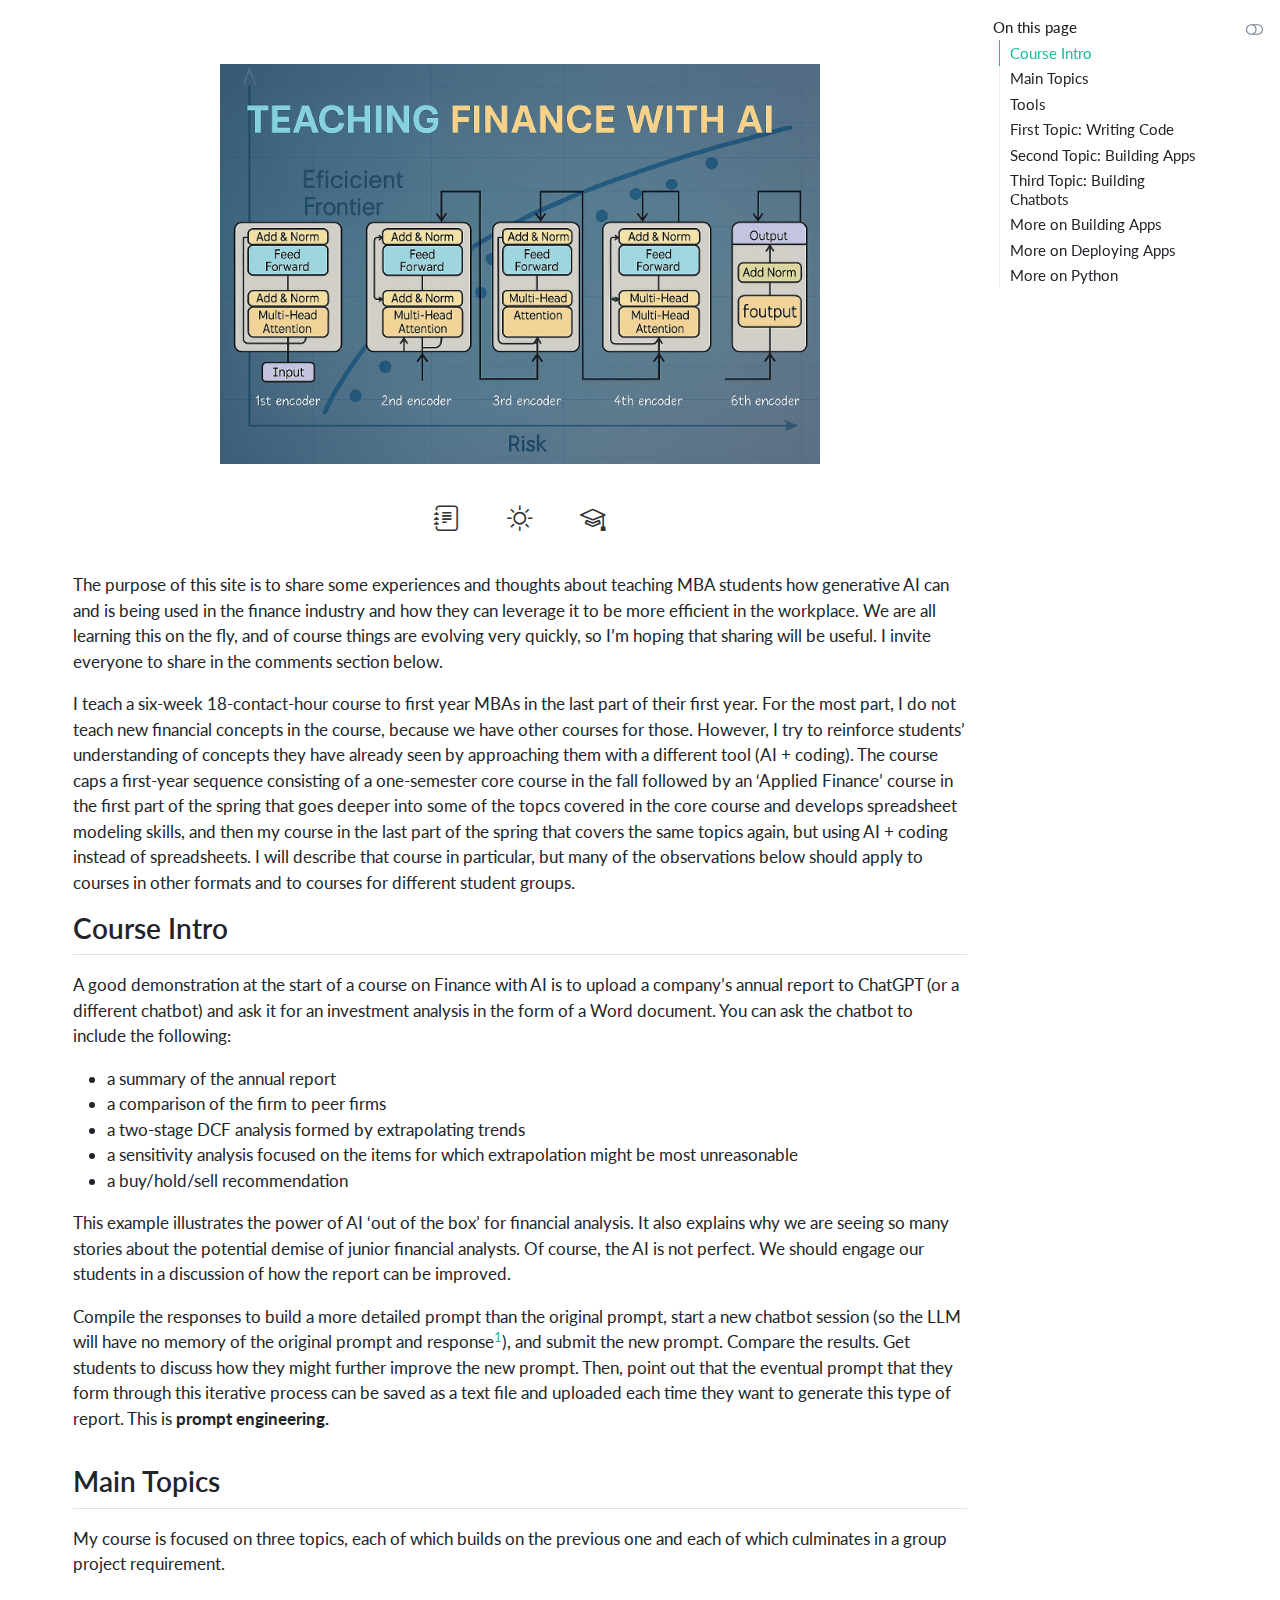
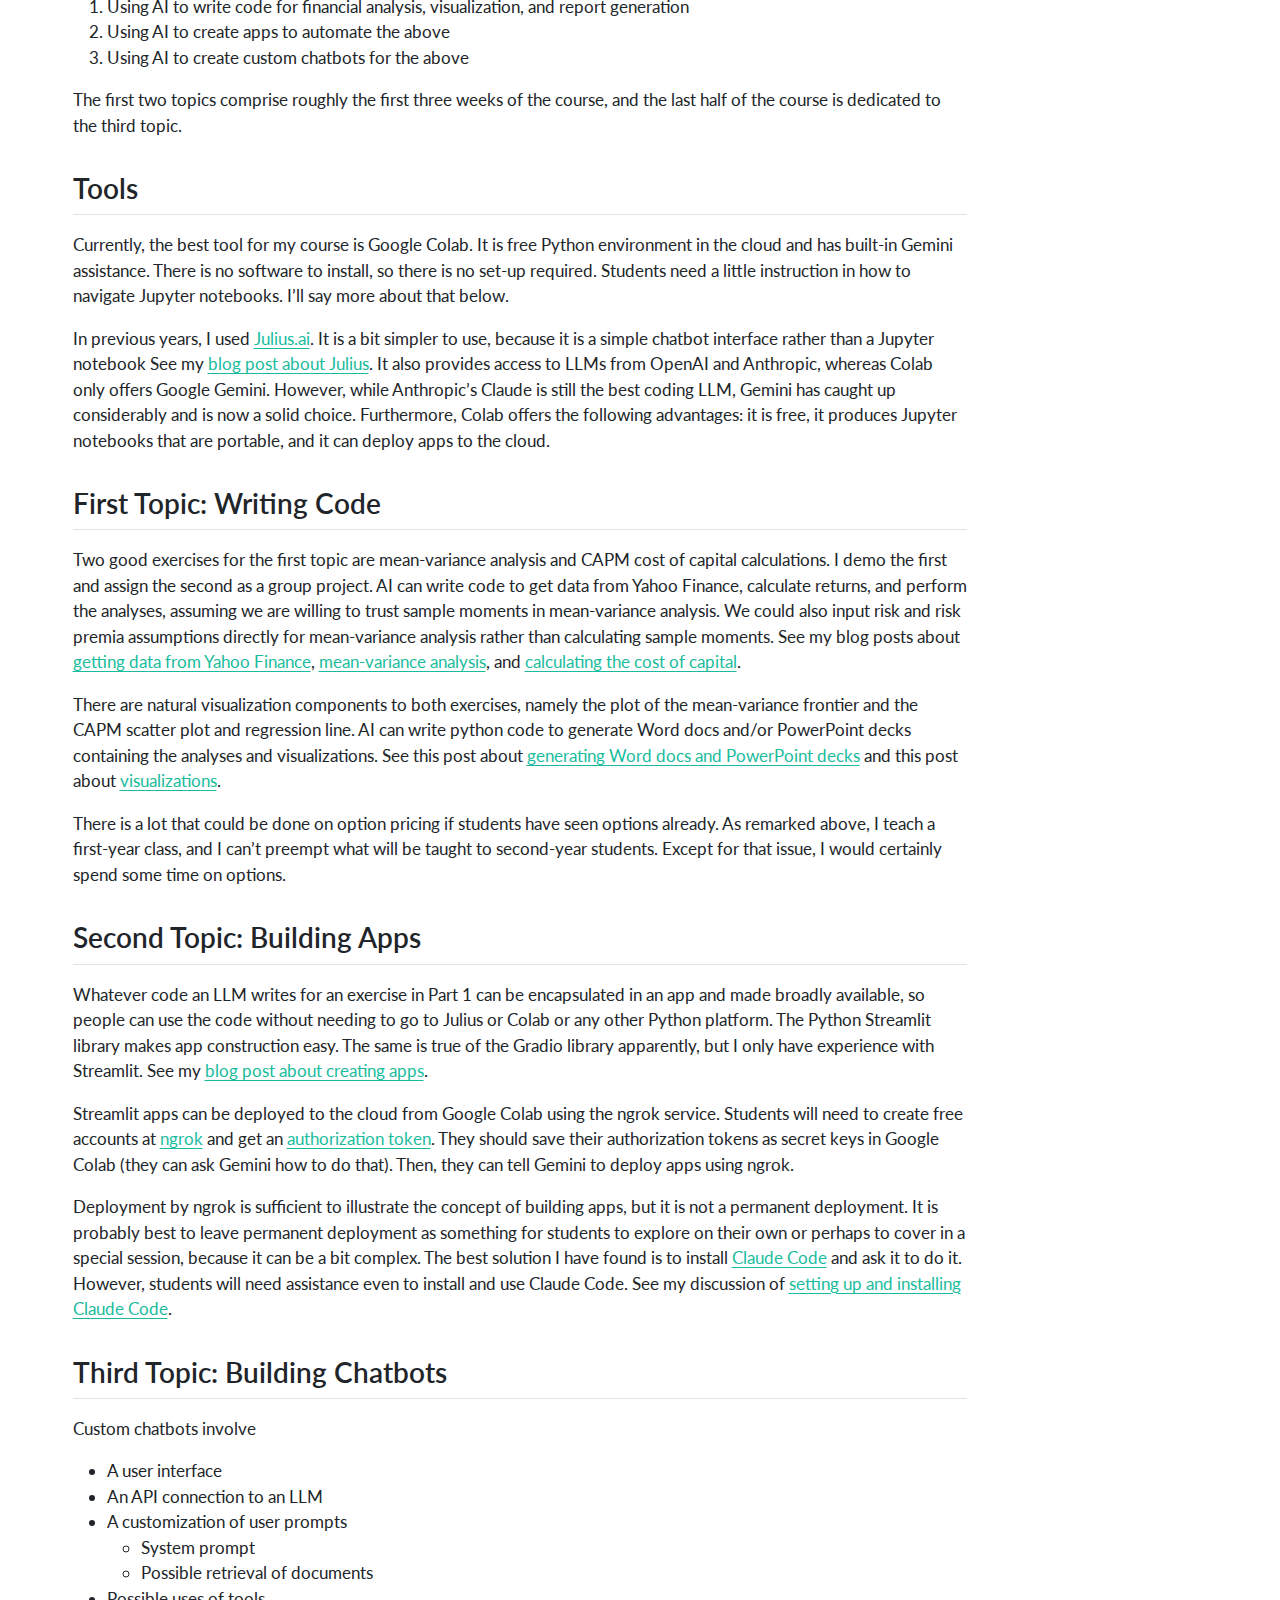
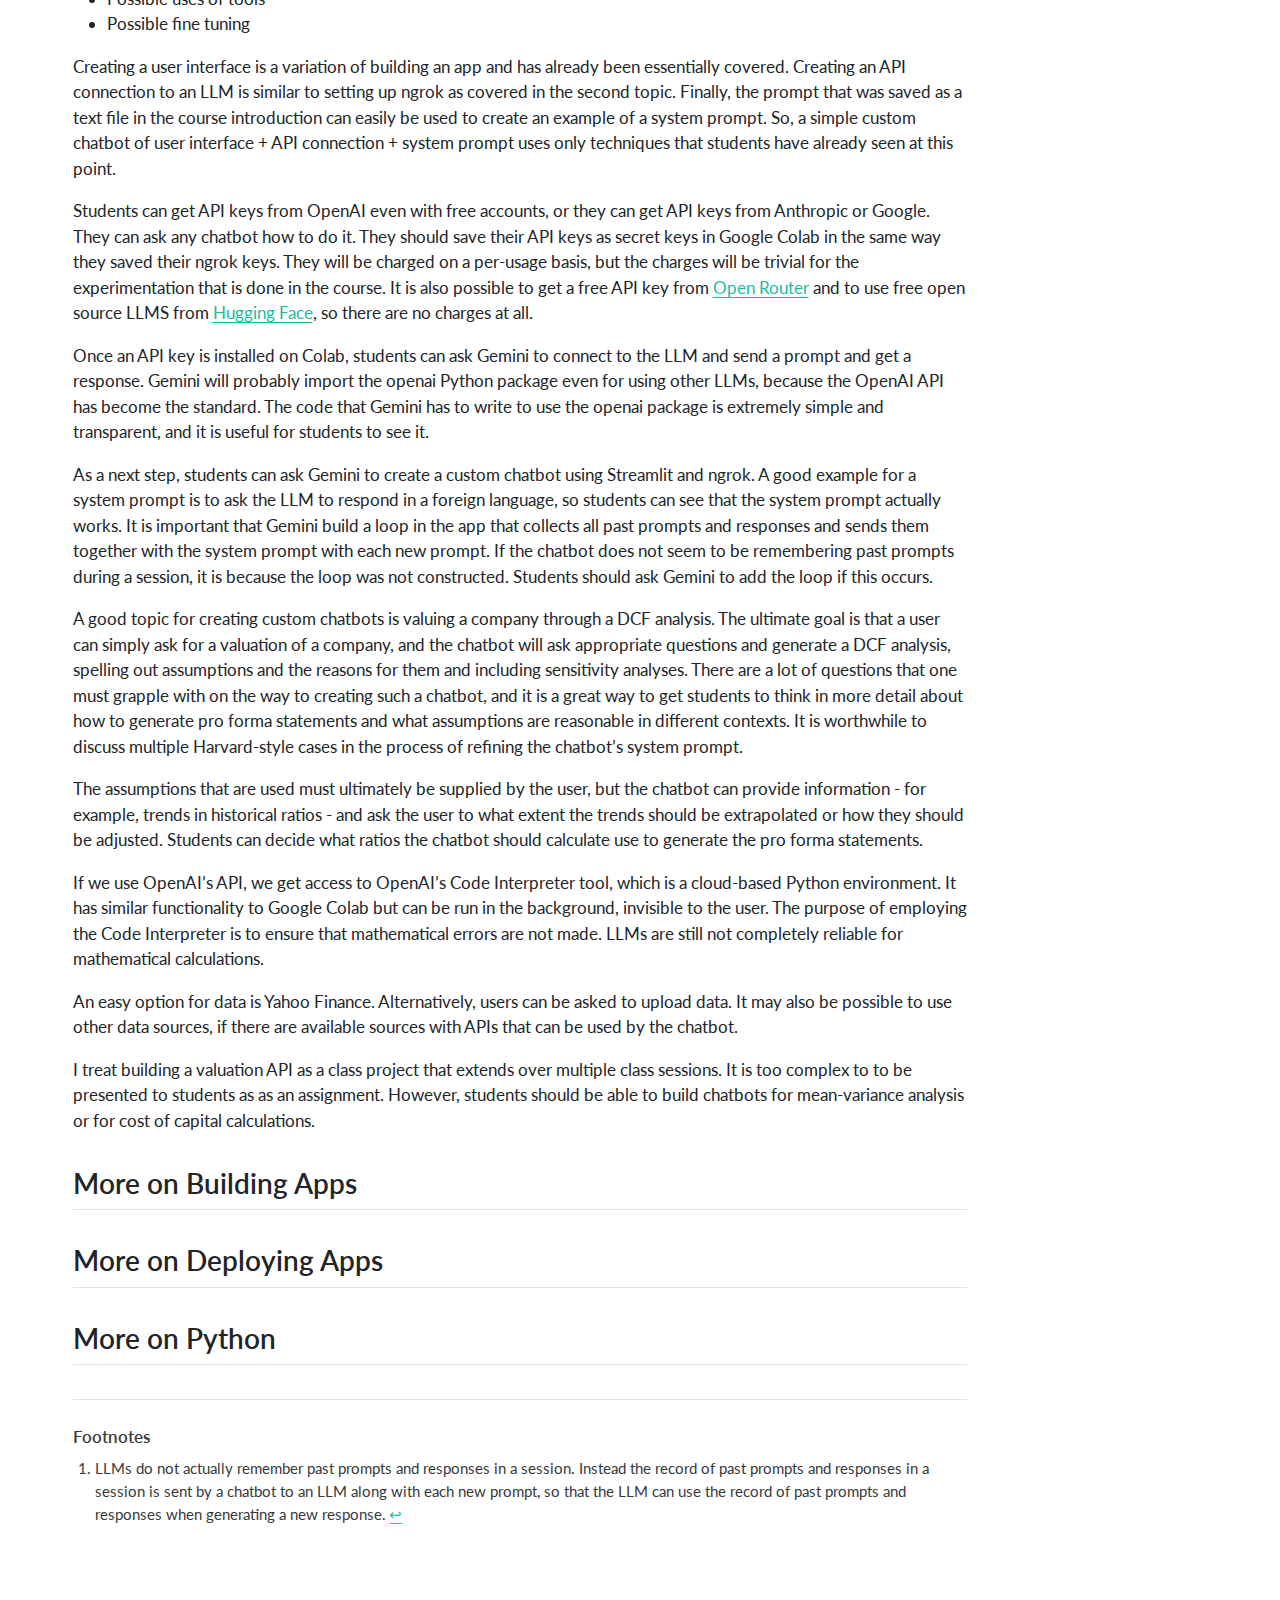
<file: docs/index2.html>
<!DOCTYPE html>
<html xmlns="http://www.w3.org/1999/xhtml" lang="en" xml:lang="en"><head>

<meta charset="utf-8">
<meta name="generator" content="quarto-1.7.32">

<meta name="viewport" content="width=device-width, initial-scale=1.0, user-scalable=yes">


<title>index2</title>
<style>
code{white-space: pre-wrap;}
span.smallcaps{font-variant: small-caps;}
div.columns{display: flex; gap: min(4vw, 1.5em);}
div.column{flex: auto; overflow-x: auto;}
div.hanging-indent{margin-left: 1.5em; text-indent: -1.5em;}
ul.task-list{list-style: none;}
ul.task-list li input[type="checkbox"] {
  width: 0.8em;
  margin: 0 0.8em 0.2em -1em; /* quarto-specific, see https://github.com/quarto-dev/quarto-cli/issues/4556 */ 
  vertical-align: middle;
}
</style>


<script src="site_libs/quarto-nav/quarto-nav.js"></script>
<script src="site_libs/clipboard/clipboard.min.js"></script>
<script src="site_libs/quarto-search/autocomplete.umd.js"></script>
<script src="site_libs/quarto-search/fuse.min.js"></script>
<script src="site_libs/quarto-search/quarto-search.js"></script>
<meta name="quarto:offset" content="./">
<script src="site_libs/quarto-html/quarto.js" type="module"></script>
<script src="site_libs/quarto-html/tabsets/tabsets.js" type="module"></script>
<script src="site_libs/quarto-html/popper.min.js"></script>
<script src="site_libs/quarto-html/tippy.umd.min.js"></script>
<script src="site_libs/quarto-html/anchor.min.js"></script>
<link href="site_libs/quarto-html/tippy.css" rel="stylesheet">
<link href="site_libs/quarto-html/quarto-syntax-highlighting-37eea08aefeeee20ff55810ff984fec1.css" rel="stylesheet" class="quarto-color-scheme" id="quarto-text-highlighting-styles">
<link href="site_libs/quarto-html/quarto-syntax-highlighting-dark-2fef5ea3f8957b3e4ecc936fc74692ca.css" rel="stylesheet" class="quarto-color-scheme quarto-color-alternate" id="quarto-text-highlighting-styles">
<link href="site_libs/quarto-html/quarto-syntax-highlighting-37eea08aefeeee20ff55810ff984fec1.css" rel="stylesheet" class="quarto-color-scheme-extra" id="quarto-text-highlighting-styles">
<script src="site_libs/bootstrap/bootstrap.min.js"></script>
<link href="site_libs/bootstrap/bootstrap-icons.css" rel="stylesheet">
<link href="site_libs/bootstrap/bootstrap-52d8d4a1bc7a18dd637875c3d028be30.min.css" rel="stylesheet" append-hash="true" class="quarto-color-scheme" id="quarto-bootstrap" data-mode="light">
<link href="site_libs/bootstrap/bootstrap-dark-963a1af7a0dde44c44ea984d40f6894b.min.css" rel="stylesheet" append-hash="true" class="quarto-color-scheme quarto-color-alternate" id="quarto-bootstrap" data-mode="dark">
<link href="site_libs/bootstrap/bootstrap-52d8d4a1bc7a18dd637875c3d028be30.min.css" rel="stylesheet" append-hash="true" class="quarto-color-scheme-extra" id="quarto-bootstrap" data-mode="light">
<script id="quarto-search-options" type="application/json">{
  "location": "sidebar",
  "copy-button": false,
  "collapse-after": 3,
  "panel-placement": "start",
  "type": "textbox",
  "limit": 50,
  "keyboard-shortcut": [
    "f",
    "/",
    "s"
  ],
  "show-item-context": false,
  "language": {
    "search-no-results-text": "No results",
    "search-matching-documents-text": "matching documents",
    "search-copy-link-title": "Copy link to search",
    "search-hide-matches-text": "Hide additional matches",
    "search-more-match-text": "more match in this document",
    "search-more-matches-text": "more matches in this document",
    "search-clear-button-title": "Clear",
    "search-text-placeholder": "",
    "search-detached-cancel-button-title": "Cancel",
    "search-submit-button-title": "Submit",
    "search-label": "Search"
  }
}</script>


<link rel="stylesheet" href="styles.css">
</head>

<body class="quarto-light"><script id="quarto-html-before-body" type="application/javascript">
    const toggleBodyColorMode = (bsSheetEl) => {
      const mode = bsSheetEl.getAttribute("data-mode");
      const bodyEl = window.document.querySelector("body");
      if (mode === "dark") {
        bodyEl.classList.add("quarto-dark");
        bodyEl.classList.remove("quarto-light");
      } else {
        bodyEl.classList.add("quarto-light");
        bodyEl.classList.remove("quarto-dark");
      }
    }
    const toggleBodyColorPrimary = () => {
      const bsSheetEl = window.document.querySelector("link#quarto-bootstrap:not([rel=disabled-stylesheet])");
      if (bsSheetEl) {
        toggleBodyColorMode(bsSheetEl);
      }
    }
    const setColorSchemeToggle = (alternate) => {
      const toggles = window.document.querySelectorAll('.quarto-color-scheme-toggle');
      for (let i=0; i < toggles.length; i++) {
        const toggle = toggles[i];
        if (toggle) {
          if (alternate) {
            toggle.classList.add("alternate");
          } else {
            toggle.classList.remove("alternate");
          }
        }
      }
    };
    const toggleColorMode = (alternate) => {
      // Switch the stylesheets
      const primaryStylesheets = window.document.querySelectorAll('link.quarto-color-scheme:not(.quarto-color-alternate)');
      const alternateStylesheets = window.document.querySelectorAll('link.quarto-color-scheme.quarto-color-alternate');
      manageTransitions('#quarto-margin-sidebar .nav-link', false);
      if (alternate) {
        // note: dark is layered on light, we don't disable primary!
        enableStylesheet(alternateStylesheets);
        for (const sheetNode of alternateStylesheets) {
          if (sheetNode.id === "quarto-bootstrap") {
            toggleBodyColorMode(sheetNode);
          }
        }
      } else {
        disableStylesheet(alternateStylesheets);
        enableStylesheet(primaryStylesheets)
        toggleBodyColorPrimary();
      }
      manageTransitions('#quarto-margin-sidebar .nav-link', true);
      // Switch the toggles
      setColorSchemeToggle(alternate)
      // Hack to workaround the fact that safari doesn't
      // properly recolor the scrollbar when toggling (#1455)
      if (navigator.userAgent.indexOf('Safari') > 0 && navigator.userAgent.indexOf('Chrome') == -1) {
        manageTransitions("body", false);
        window.scrollTo(0, 1);
        setTimeout(() => {
          window.scrollTo(0, 0);
          manageTransitions("body", true);
        }, 40);
      }
    }
    const disableStylesheet = (stylesheets) => {
      for (let i=0; i < stylesheets.length; i++) {
        const stylesheet = stylesheets[i];
        stylesheet.rel = 'disabled-stylesheet';
      }
    }
    const enableStylesheet = (stylesheets) => {
      for (let i=0; i < stylesheets.length; i++) {
        const stylesheet = stylesheets[i];
        if(stylesheet.rel !== 'stylesheet') { // for Chrome, which will still FOUC without this check
          stylesheet.rel = 'stylesheet';
        }
      }
    }
    const manageTransitions = (selector, allowTransitions) => {
      const els = window.document.querySelectorAll(selector);
      for (let i=0; i < els.length; i++) {
        const el = els[i];
        if (allowTransitions) {
          el.classList.remove('notransition');
        } else {
          el.classList.add('notransition');
        }
      }
    }
    const isFileUrl = () => {
      return window.location.protocol === 'file:';
    }
    const hasAlternateSentinel = () => {
      let styleSentinel = getColorSchemeSentinel();
      if (styleSentinel !== null) {
        return styleSentinel === "alternate";
      } else {
        return false;
      }
    }
    const setStyleSentinel = (alternate) => {
      const value = alternate ? "alternate" : "default";
      if (!isFileUrl()) {
        window.localStorage.setItem("quarto-color-scheme", value);
      } else {
        localAlternateSentinel = value;
      }
    }
    const getColorSchemeSentinel = () => {
      if (!isFileUrl()) {
        const storageValue = window.localStorage.getItem("quarto-color-scheme");
        return storageValue != null ? storageValue : localAlternateSentinel;
      } else {
        return localAlternateSentinel;
      }
    }
    const toggleGiscusIfUsed = (isAlternate, darkModeDefault) => {
      const baseTheme = document.querySelector('#giscus-base-theme')?.value ?? 'light';
      const alternateTheme = document.querySelector('#giscus-alt-theme')?.value ?? 'dark';
      let newTheme = '';
      if(authorPrefersDark) {
        newTheme = isAlternate ? baseTheme : alternateTheme;
      } else {
        newTheme = isAlternate ? alternateTheme : baseTheme;
      }
      const changeGiscusTheme = () => {
        // From: https://github.com/giscus/giscus/issues/336
        const sendMessage = (message) => {
          const iframe = document.querySelector('iframe.giscus-frame');
          if (!iframe) return;
          iframe.contentWindow.postMessage({ giscus: message }, 'https://giscus.app');
        }
        sendMessage({
          setConfig: {
            theme: newTheme
          }
        });
      }
      const isGiscussLoaded = window.document.querySelector('iframe.giscus-frame') !== null;
      if (isGiscussLoaded) {
        changeGiscusTheme();
      }
    };
    const authorPrefersDark = false;
    const darkModeDefault = authorPrefersDark;
      document.querySelector('link#quarto-text-highlighting-styles.quarto-color-scheme-extra').rel = 'disabled-stylesheet';
      document.querySelector('link#quarto-bootstrap.quarto-color-scheme-extra').rel = 'disabled-stylesheet';
    let localAlternateSentinel = darkModeDefault ? 'alternate' : 'default';
    // Dark / light mode switch
    window.quartoToggleColorScheme = () => {
      // Read the current dark / light value
      let toAlternate = !hasAlternateSentinel();
      toggleColorMode(toAlternate);
      setStyleSentinel(toAlternate);
      toggleGiscusIfUsed(toAlternate, darkModeDefault);
      window.dispatchEvent(new Event('resize'));
    };
    // Switch to dark mode if need be
    if (hasAlternateSentinel()) {
      toggleColorMode(true);
    } else {
      toggleColorMode(false);
    }
  </script>

<div id="quarto-search-results"></div>
<!-- content -->
<div id="quarto-content" class="quarto-container page-columns page-rows-contents page-layout-full">
<!-- sidebar -->
<!-- margin-sidebar -->
    <div id="quarto-margin-sidebar" class="sidebar margin-sidebar">
        <nav id="TOC" role="doc-toc" class="toc-active">
    <h2 id="toc-title">On this page</h2>
   
  <ul>
  <li><a href="#course-intro" id="toc-course-intro" class="nav-link active" data-scroll-target="#course-intro">Course Intro</a></li>
  <li><a href="#main-topics" id="toc-main-topics" class="nav-link" data-scroll-target="#main-topics">Main Topics</a></li>
  <li><a href="#tools" id="toc-tools" class="nav-link" data-scroll-target="#tools">Tools</a></li>
  <li><a href="#first-topic-writing-code" id="toc-first-topic-writing-code" class="nav-link" data-scroll-target="#first-topic-writing-code">First Topic: Writing Code</a></li>
  <li><a href="#second-topic-building-apps" id="toc-second-topic-building-apps" class="nav-link" data-scroll-target="#second-topic-building-apps">Second Topic: Building Apps</a></li>
  <li><a href="#third-topic-building-chatbots" id="toc-third-topic-building-chatbots" class="nav-link" data-scroll-target="#third-topic-building-chatbots">Third Topic: Building Chatbots</a></li>
  <li><a href="#more-on-building-apps" id="toc-more-on-building-apps" class="nav-link" data-scroll-target="#more-on-building-apps">More on Building Apps</a></li>
  <li><a href="#more-on-deploying-apps" id="toc-more-on-deploying-apps" class="nav-link" data-scroll-target="#more-on-deploying-apps">More on Deploying Apps</a></li>
  <li><a href="#more-on-python" id="toc-more-on-python" class="nav-link" data-scroll-target="#more-on-python">More on Python</a></li>
  </ul>
</nav>
    </div>
<!-- main -->
<main class="content column-page-left" id="quarto-document-content"><header id="title-block-header" class="quarto-title-block"></header>





<div style="text-align: center; margin: 2rem 0;">
<p><img src="image2.png" alt="Teaching Finance with AI" style="max-width: 600px; width: 100%; height: auto;"></p>
</div>
<div style="text-align: center; margin: 2rem 0; font-size: 1.5rem;">
<p><a href="https://blog.kerryback.com" title="Blog" class="nav-icon" style="margin: 0 1rem; text-decoration: none;"> <i class="bi bi-journal-text"></i> </a> <button id="theme-toggle" title="Toggle Light/Dark Theme" class="nav-icon" style="margin: 0 1rem; background: none; border: none; font-size: 1.5rem; cursor: pointer;"> <i class="bi bi-sun" id="theme-icon"></i> </button> <a href="https://mgmt675-2026.kerryback.com/syllabus.pdf" target="_blank" title="Syllabus" class="nav-icon" style="margin: 0 1rem; text-decoration: none;"> <i class="bi bi-mortarboard"></i> </a></p>
</div>
<style>
.nav-icon {
  color: #333;
  transition: color 0.3s ease;
}

[data-bs-theme="dark"] .nav-icon {
  color: #ffffff;
}
</style>
<script>
document.addEventListener('DOMContentLoaded', function() {
  const themeToggle = document.getElementById('theme-toggle');
  const themeIcon = document.getElementById('theme-icon');
  const htmlElement = document.documentElement;
  
  // Check for saved theme preference or default to 'light'
  const currentTheme = localStorage.getItem('theme') || 'light';
  htmlElement.setAttribute('data-bs-theme', currentTheme);
  
  // Update icon based on current theme
  function updateIcon() {
    const theme = htmlElement.getAttribute('data-bs-theme');
    if (theme === 'dark') {
      themeIcon.className = 'bi bi-moon';
    } else {
      themeIcon.className = 'bi bi-sun';
    }
  }
  
  updateIcon();
  
  // Toggle theme on button click
  themeToggle.addEventListener('click', function() {
    const currentTheme = htmlElement.getAttribute('data-bs-theme');
    const newTheme = currentTheme === 'dark' ? 'light' : 'dark';
    
    htmlElement.setAttribute('data-bs-theme', newTheme);
    localStorage.setItem('theme', newTheme);
    updateIcon();
  });
});
</script>
<p>The purpose of this site is to share some experiences and thoughts about teaching MBA students how generative AI can and is being used in the finance industry and how they can leverage it to be more efficient in the workplace. We are all learning this on the fly, and of course things are evolving very quickly, so I’m hoping that sharing will be useful. I invite everyone to share in the comments section below.</p>
<p>I teach a six-week 18-contact-hour course to first year MBAs in the last part of their first year. For the most part, I do not teach new financial concepts in the course, because we have other courses for those. However, I try to reinforce students’ understanding of concepts they have already seen by approaching them with a different tool (AI + coding). The course caps a first-year sequence consisting of a one-semester core course in the fall followed by an ‘Applied Finance’ course in the first part of the spring that goes deeper into some of the topcs covered in the core course and develops spreadsheet modeling skills, and then my course in the last part of the spring that covers the same topics again, but using AI + coding instead of spreadsheets. I will describe that course in particular, but many of the observations below should apply to courses in other formats and to courses for different student groups.</p>
<section id="course-intro" class="level2">
<h2 class="anchored" data-anchor-id="course-intro">Course Intro</h2>
<p>A good demonstration at the start of a course on Finance with AI is to upload a company’s annual report to ChatGPT (or a different chatbot) and ask it for an investment analysis in the form of a Word document. You can ask the chatbot to include the following:</p>
<ul>
<li>a summary of the annual report</li>
<li>a comparison of the firm to peer firms</li>
<li>a two-stage DCF analysis formed by extrapolating trends</li>
<li>a sensitivity analysis focused on the items for which extrapolation might be most unreasonable</li>
<li>a buy/hold/sell recommendation</li>
</ul>
<p>This example illustrates the power of AI ‘out of the box’ for financial analysis. It also explains why we are seeing so many stories about the potential demise of junior financial analysts. Of course, the AI is not perfect. We should engage our students in a discussion of how the report can be improved.</p>
<p>Compile the responses to build a more detailed prompt than the original prompt, start a new chatbot session (so the LLM will have no memory of the original prompt and response<a href="#fn1" class="footnote-ref" id="fnref1" role="doc-noteref"><sup>1</sup></a>), and submit the new prompt. Compare the results. Get students to discuss how they might further improve the new prompt. Then, point out that the eventual prompt that they form through this iterative process can be saved as a text file and uploaded each time they want to generate this type of report. This is <strong>prompt engineering.</strong></p>
</section>
<section id="main-topics" class="level2">
<h2 class="anchored" data-anchor-id="main-topics">Main Topics</h2>
<p>My course is focused on three topics, each of which builds on the previous one and each of which culminates in a group project requirement.</p>
<ol type="1">
<li>Using AI to write code for financial analysis, visualization, and report generation</li>
<li>Using AI to create apps to automate the above</li>
<li>Using AI to create custom chatbots for the above</li>
</ol>
<p>The first two topics comprise roughly the first three weeks of the course, and the last half of the course is dedicated to the third topic.</p>
</section>
<section id="tools" class="level2">
<h2 class="anchored" data-anchor-id="tools">Tools</h2>
<p>Currently, the best tool for my course is Google Colab. It is free Python environment in the cloud and has built-in Gemini assistance. There is no software to install, so there is no set-up required. Students need a little instruction in how to navigate Jupyter notebooks. I’ll say more about that below.</p>
<p>In previous years, I used <a href="https://julius.ai">Julius.ai</a>. It is a bit simpler to use, because it is a simple chatbot interface rather than a Jupyter notebook See my <a href="https://kerryback.substack.com/p/07-mean-variance-analysis">blog post about Julius</a>. It also provides access to LLMs from OpenAI and Anthropic, whereas Colab only offers Google Gemini. However, while Anthropic’s Claude is still the best coding LLM, Gemini has caught up considerably and is now a solid choice. Furthermore, Colab offers the following advantages: it is free, it produces Jupyter notebooks that are portable, and it can deploy apps to the cloud.</p>
</section>
<section id="first-topic-writing-code" class="level2">
<h2 class="anchored" data-anchor-id="first-topic-writing-code">First Topic: Writing Code</h2>
<p>Two good exercises for the first topic are mean-variance analysis and CAPM cost of capital calculations. I demo the first and assign the second as a group project. AI can write code to get data from Yahoo Finance, calculate returns, and perform the analyses, assuming we are willing to trust sample moments in mean-variance analysis. We could also input risk and risk premia assumptions directly for mean-variance analysis rather than calculating sample moments. See my blog posts about <a href="https://kerryback.substack.com/p/02-online-data">getting data from Yahoo Finance</a>, <a href="https://kerryback.substack.com/p/07-mean-variance-analysis">mean-variance analysis</a>, and <a href="https://kerryback.substack.com/p/04-capm-cost-of-capital">calculating the cost of capital</a>.</p>
<p>There are natural visualization components to both exercises, namely the plot of the mean-variance frontier and the CAPM scatter plot and regression line. AI can write python code to generate Word docs and/or PowerPoint decks containing the analyses and visualizations. See this post about <a href="https://kerryback.substack.com/p/05-building">generating Word docs and PowerPoint decks</a> and this post about <a href="https://kerryback.substack.com/p/03-visualize">visualizations</a>.</p>
<p>There is a lot that could be done on option pricing if students have seen options already. As remarked above, I teach a first-year class, and I can’t preempt what will be taught to second-year students. Except for that issue, I would certainly spend some time on options.</p>
</section>
<section id="second-topic-building-apps" class="level2">
<h2 class="anchored" data-anchor-id="second-topic-building-apps">Second Topic: Building Apps</h2>
<p>Whatever code an LLM writes for an exercise in Part 1 can be encapsulated in an app and made broadly available, so people can use the code without needing to go to Julius or Colab or any other Python platform. The Python Streamlit library makes app construction easy. The same is true of the Gradio library apparently, but I only have experience with Streamlit. See my <a href="https://substack.com/home/post/p-163644611">blog post about creating apps</a>.</p>
<p>Streamlit apps can be deployed to the cloud from Google Colab using the ngrok service. Students will need to create free accounts at <a href="https://ngrok.com">ngrok</a> and get an <a href="https://dashboard.ngrok.com/get-started/your-authtoken">authorization token</a>. They should save their authorization tokens as secret keys in Google Colab (they can ask Gemini how to do that). Then, they can tell Gemini to deploy apps using ngrok.</p>
<p>Deployment by ngrok is sufficient to illustrate the concept of building apps, but it is not a permanent deployment. It is probably best to leave permanent deployment as something for students to explore on their own or perhaps to cover in a special session, because it can be a bit complex. The best solution I have found is to install <a href="https://www.anthropic.com/claude-code">Claude Code</a> and ask it to do it. However, students will need assistance even to install and use Claude Code. See my discussion of <a href="https://substack.com/home/post/p-163644611">setting up and installing Claude Code</a>.</p>
</section>
<section id="third-topic-building-chatbots" class="level2">
<h2 class="anchored" data-anchor-id="third-topic-building-chatbots">Third Topic: Building Chatbots</h2>
<p>Custom chatbots involve</p>
<ul>
<li>A user interface</li>
<li>An API connection to an LLM</li>
<li>A customization of user prompts
<ul>
<li>System prompt</li>
<li>Possible retrieval of documents</li>
</ul></li>
<li>Possible uses of tools</li>
<li>Possible fine tuning</li>
</ul>
<p>Creating a user interface is a variation of building an app and has already been essentially covered. Creating an API connection to an LLM is similar to setting up ngrok as covered in the second topic. Finally, the prompt that was saved as a text file in the course introduction can easily be used to create an example of a system prompt. So, a simple custom chatbot of user interface + API connection + system prompt uses only techniques that students have already seen at this point.</p>
<p>Students can get API keys from OpenAI even with free accounts, or they can get API keys from Anthropic or Google. They can ask any chatbot how to do it. They should save their API keys as secret keys in Google Colab in the same way they saved their ngrok keys. They will be charged on a per-usage basis, but the charges will be trivial for the experimentation that is done in the course. It is also possible to get a free API key from <a href="https://openrouter.ai">Open Router</a> and to use free open source LLMS from <a href="https://huggingface.co">Hugging Face</a>, so there are no charges at all.</p>
<p>Once an API key is installed on Colab, students can ask Gemini to connect to the LLM and send a prompt and get a response. Gemini will probably import the openai Python package even for using other LLMs, because the OpenAI API has become the standard. The code that Gemini has to write to use the openai package is extremely simple and transparent, and it is useful for students to see it.</p>
<p>As a next step, students can ask Gemini to create a custom chatbot using Streamlit and ngrok. A good example for a system prompt is to ask the LLM to respond in a foreign language, so students can see that the system prompt actually works. It is important that Gemini build a loop in the app that collects all past prompts and responses and sends them together with the system prompt with each new prompt. If the chatbot does not seem to be remembering past prompts during a session, it is because the loop was not constructed. Students should ask Gemini to add the loop if this occurs.</p>
<p>A good topic for creating custom chatbots is valuing a company through a DCF analysis. The ultimate goal is that a user can simply ask for a valuation of a company, and the chatbot will ask appropriate questions and generate a DCF analysis, spelling out assumptions and the reasons for them and including sensitivity analyses. There are a lot of questions that one must grapple with on the way to creating such a chatbot, and it is a great way to get students to think in more detail about how to generate pro forma statements and what assumptions are reasonable in different contexts. It is worthwhile to discuss multiple Harvard-style cases in the process of refining the chatbot’s system prompt.</p>
<p>The assumptions that are used must ultimately be supplied by the user, but the chatbot can provide information - for example, trends in historical ratios - and ask the user to what extent the trends should be extrapolated or how they should be adjusted. Students can decide what ratios the chatbot should calculate use to generate the pro forma statements.</p>
<p>If we use OpenAI’s API, we get access to OpenAI’s Code Interpreter tool, which is a cloud-based Python environment. It has similar functionality to Google Colab but can be run in the background, invisible to the user. The purpose of employing the Code Interpreter is to ensure that mathematical errors are not made. LLMs are still not completely reliable for mathematical calculations.</p>
<p>An easy option for data is Yahoo Finance. Alternatively, users can be asked to upload data. It may also be possible to use other data sources, if there are available sources with APIs that can be used by the chatbot.</p>
<p>I treat building a valuation API as a class project that extends over multiple class sessions. It is too complex to to be presented to students as as an assignment. However, students should be able to build chatbots for mean-variance analysis or for cost of capital calculations.</p>
</section>
<section id="more-on-building-apps" class="level2">
<h2 class="anchored" data-anchor-id="more-on-building-apps">More on Building Apps</h2>
</section>
<section id="more-on-deploying-apps" class="level2">
<h2 class="anchored" data-anchor-id="more-on-deploying-apps">More on Deploying Apps</h2>
</section>
<section id="more-on-python" class="level2">
<h2 class="anchored" data-anchor-id="more-on-python">More on Python</h2>


</section>


<div id="quarto-appendix" class="default"><section id="footnotes" class="footnotes footnotes-end-of-document" role="doc-endnotes"><h2 class="anchored quarto-appendix-heading">Footnotes</h2>

<ol>
<li id="fn1"><p>LLMs do not actually remember past prompts and responses in a session. Instead the record of past prompts and responses in a session is sent by a chatbot to an LLM along with each new prompt, so that the LLM can use the record of past prompts and responses when generating a new response.<a href="#fnref1" class="footnote-back" role="doc-backlink">↩︎</a></p></li>
</ol>
</section></div></main> <!-- /main -->
<script id="quarto-html-after-body" type="application/javascript">
  window.document.addEventListener("DOMContentLoaded", function (event) {
    // Ensure there is a toggle, if there isn't float one in the top right
    if (window.document.querySelector('.quarto-color-scheme-toggle') === null) {
      const a = window.document.createElement('a');
      a.classList.add('top-right');
      a.classList.add('quarto-color-scheme-toggle');
      a.href = "";
      a.onclick = function() { try { window.quartoToggleColorScheme(); } catch {} return false; };
      const i = window.document.createElement("i");
      i.classList.add('bi');
      a.appendChild(i);
      window.document.body.appendChild(a);
    }
    setColorSchemeToggle(hasAlternateSentinel())
    const icon = "";
    const anchorJS = new window.AnchorJS();
    anchorJS.options = {
      placement: 'right',
      icon: icon
    };
    anchorJS.add('.anchored');
    const isCodeAnnotation = (el) => {
      for (const clz of el.classList) {
        if (clz.startsWith('code-annotation-')) {                     
          return true;
        }
      }
      return false;
    }
    const onCopySuccess = function(e) {
      // button target
      const button = e.trigger;
      // don't keep focus
      button.blur();
      // flash "checked"
      button.classList.add('code-copy-button-checked');
      var currentTitle = button.getAttribute("title");
      button.setAttribute("title", "Copied!");
      let tooltip;
      if (window.bootstrap) {
        button.setAttribute("data-bs-toggle", "tooltip");
        button.setAttribute("data-bs-placement", "left");
        button.setAttribute("data-bs-title", "Copied!");
        tooltip = new bootstrap.Tooltip(button, 
          { trigger: "manual", 
            customClass: "code-copy-button-tooltip",
            offset: [0, -8]});
        tooltip.show();    
      }
      setTimeout(function() {
        if (tooltip) {
          tooltip.hide();
          button.removeAttribute("data-bs-title");
          button.removeAttribute("data-bs-toggle");
          button.removeAttribute("data-bs-placement");
        }
        button.setAttribute("title", currentTitle);
        button.classList.remove('code-copy-button-checked');
      }, 1000);
      // clear code selection
      e.clearSelection();
    }
    const getTextToCopy = function(trigger) {
        const codeEl = trigger.previousElementSibling.cloneNode(true);
        for (const childEl of codeEl.children) {
          if (isCodeAnnotation(childEl)) {
            childEl.remove();
          }
        }
        return codeEl.innerText;
    }
    const clipboard = new window.ClipboardJS('.code-copy-button:not([data-in-quarto-modal])', {
      text: getTextToCopy
    });
    clipboard.on('success', onCopySuccess);
    if (window.document.getElementById('quarto-embedded-source-code-modal')) {
      const clipboardModal = new window.ClipboardJS('.code-copy-button[data-in-quarto-modal]', {
        text: getTextToCopy,
        container: window.document.getElementById('quarto-embedded-source-code-modal')
      });
      clipboardModal.on('success', onCopySuccess);
    }
      var localhostRegex = new RegExp(/^(?:http|https):\/\/localhost\:?[0-9]*\//);
      var mailtoRegex = new RegExp(/^mailto:/);
        var filterRegex = new RegExp("https:\/\/finance-with-ai\.org");
      var isInternal = (href) => {
          return filterRegex.test(href) || localhostRegex.test(href) || mailtoRegex.test(href);
      }
      // Inspect non-navigation links and adorn them if external
     var links = window.document.querySelectorAll('a[href]:not(.nav-link):not(.navbar-brand):not(.toc-action):not(.sidebar-link):not(.sidebar-item-toggle):not(.pagination-link):not(.no-external):not([aria-hidden]):not(.dropdown-item):not(.quarto-navigation-tool):not(.about-link)');
      for (var i=0; i<links.length; i++) {
        const link = links[i];
        if (!isInternal(link.href)) {
          // undo the damage that might have been done by quarto-nav.js in the case of
          // links that we want to consider external
          if (link.dataset.originalHref !== undefined) {
            link.href = link.dataset.originalHref;
          }
        }
      }
    function tippyHover(el, contentFn, onTriggerFn, onUntriggerFn) {
      const config = {
        allowHTML: true,
        maxWidth: 500,
        delay: 100,
        arrow: false,
        appendTo: function(el) {
            return el.parentElement;
        },
        interactive: true,
        interactiveBorder: 10,
        theme: 'quarto',
        placement: 'bottom-start',
      };
      if (contentFn) {
        config.content = contentFn;
      }
      if (onTriggerFn) {
        config.onTrigger = onTriggerFn;
      }
      if (onUntriggerFn) {
        config.onUntrigger = onUntriggerFn;
      }
      window.tippy(el, config); 
    }
    const noterefs = window.document.querySelectorAll('a[role="doc-noteref"]');
    for (var i=0; i<noterefs.length; i++) {
      const ref = noterefs[i];
      tippyHover(ref, function() {
        // use id or data attribute instead here
        let href = ref.getAttribute('data-footnote-href') || ref.getAttribute('href');
        try { href = new URL(href).hash; } catch {}
        const id = href.replace(/^#\/?/, "");
        const note = window.document.getElementById(id);
        if (note) {
          return note.innerHTML;
        } else {
          return "";
        }
      });
    }
    const xrefs = window.document.querySelectorAll('a.quarto-xref');
    const processXRef = (id, note) => {
      // Strip column container classes
      const stripColumnClz = (el) => {
        el.classList.remove("page-full", "page-columns");
        if (el.children) {
          for (const child of el.children) {
            stripColumnClz(child);
          }
        }
      }
      stripColumnClz(note)
      if (id === null || id.startsWith('sec-')) {
        // Special case sections, only their first couple elements
        const container = document.createElement("div");
        if (note.children && note.children.length > 2) {
          container.appendChild(note.children[0].cloneNode(true));
          for (let i = 1; i < note.children.length; i++) {
            const child = note.children[i];
            if (child.tagName === "P" && child.innerText === "") {
              continue;
            } else {
              container.appendChild(child.cloneNode(true));
              break;
            }
          }
          if (window.Quarto?.typesetMath) {
            window.Quarto.typesetMath(container);
          }
          return container.innerHTML
        } else {
          if (window.Quarto?.typesetMath) {
            window.Quarto.typesetMath(note);
          }
          return note.innerHTML;
        }
      } else {
        // Remove any anchor links if they are present
        const anchorLink = note.querySelector('a.anchorjs-link');
        if (anchorLink) {
          anchorLink.remove();
        }
        if (window.Quarto?.typesetMath) {
          window.Quarto.typesetMath(note);
        }
        if (note.classList.contains("callout")) {
          return note.outerHTML;
        } else {
          return note.innerHTML;
        }
      }
    }
    for (var i=0; i<xrefs.length; i++) {
      const xref = xrefs[i];
      tippyHover(xref, undefined, function(instance) {
        instance.disable();
        let url = xref.getAttribute('href');
        let hash = undefined; 
        if (url.startsWith('#')) {
          hash = url;
        } else {
          try { hash = new URL(url).hash; } catch {}
        }
        if (hash) {
          const id = hash.replace(/^#\/?/, "");
          const note = window.document.getElementById(id);
          if (note !== null) {
            try {
              const html = processXRef(id, note.cloneNode(true));
              instance.setContent(html);
            } finally {
              instance.enable();
              instance.show();
            }
          } else {
            // See if we can fetch this
            fetch(url.split('#')[0])
            .then(res => res.text())
            .then(html => {
              const parser = new DOMParser();
              const htmlDoc = parser.parseFromString(html, "text/html");
              const note = htmlDoc.getElementById(id);
              if (note !== null) {
                const html = processXRef(id, note);
                instance.setContent(html);
              } 
            }).finally(() => {
              instance.enable();
              instance.show();
            });
          }
        } else {
          // See if we can fetch a full url (with no hash to target)
          // This is a special case and we should probably do some content thinning / targeting
          fetch(url)
          .then(res => res.text())
          .then(html => {
            const parser = new DOMParser();
            const htmlDoc = parser.parseFromString(html, "text/html");
            const note = htmlDoc.querySelector('main.content');
            if (note !== null) {
              // This should only happen for chapter cross references
              // (since there is no id in the URL)
              // remove the first header
              if (note.children.length > 0 && note.children[0].tagName === "HEADER") {
                note.children[0].remove();
              }
              const html = processXRef(null, note);
              instance.setContent(html);
            } 
          }).finally(() => {
            instance.enable();
            instance.show();
          });
        }
      }, function(instance) {
      });
    }
        let selectedAnnoteEl;
        const selectorForAnnotation = ( cell, annotation) => {
          let cellAttr = 'data-code-cell="' + cell + '"';
          let lineAttr = 'data-code-annotation="' +  annotation + '"';
          const selector = 'span[' + cellAttr + '][' + lineAttr + ']';
          return selector;
        }
        const selectCodeLines = (annoteEl) => {
          const doc = window.document;
          const targetCell = annoteEl.getAttribute("data-target-cell");
          const targetAnnotation = annoteEl.getAttribute("data-target-annotation");
          const annoteSpan = window.document.querySelector(selectorForAnnotation(targetCell, targetAnnotation));
          const lines = annoteSpan.getAttribute("data-code-lines").split(",");
          const lineIds = lines.map((line) => {
            return targetCell + "-" + line;
          })
          let top = null;
          let height = null;
          let parent = null;
          if (lineIds.length > 0) {
              //compute the position of the single el (top and bottom and make a div)
              const el = window.document.getElementById(lineIds[0]);
              top = el.offsetTop;
              height = el.offsetHeight;
              parent = el.parentElement.parentElement;
            if (lineIds.length > 1) {
              const lastEl = window.document.getElementById(lineIds[lineIds.length - 1]);
              const bottom = lastEl.offsetTop + lastEl.offsetHeight;
              height = bottom - top;
            }
            if (top !== null && height !== null && parent !== null) {
              // cook up a div (if necessary) and position it 
              let div = window.document.getElementById("code-annotation-line-highlight");
              if (div === null) {
                div = window.document.createElement("div");
                div.setAttribute("id", "code-annotation-line-highlight");
                div.style.position = 'absolute';
                parent.appendChild(div);
              }
              div.style.top = top - 2 + "px";
              div.style.height = height + 4 + "px";
              div.style.left = 0;
              let gutterDiv = window.document.getElementById("code-annotation-line-highlight-gutter");
              if (gutterDiv === null) {
                gutterDiv = window.document.createElement("div");
                gutterDiv.setAttribute("id", "code-annotation-line-highlight-gutter");
                gutterDiv.style.position = 'absolute';
                const codeCell = window.document.getElementById(targetCell);
                const gutter = codeCell.querySelector('.code-annotation-gutter');
                gutter.appendChild(gutterDiv);
              }
              gutterDiv.style.top = top - 2 + "px";
              gutterDiv.style.height = height + 4 + "px";
            }
            selectedAnnoteEl = annoteEl;
          }
        };
        const unselectCodeLines = () => {
          const elementsIds = ["code-annotation-line-highlight", "code-annotation-line-highlight-gutter"];
          elementsIds.forEach((elId) => {
            const div = window.document.getElementById(elId);
            if (div) {
              div.remove();
            }
          });
          selectedAnnoteEl = undefined;
        };
          // Handle positioning of the toggle
      window.addEventListener(
        "resize",
        throttle(() => {
          elRect = undefined;
          if (selectedAnnoteEl) {
            selectCodeLines(selectedAnnoteEl);
          }
        }, 10)
      );
      function throttle(fn, ms) {
      let throttle = false;
      let timer;
        return (...args) => {
          if(!throttle) { // first call gets through
              fn.apply(this, args);
              throttle = true;
          } else { // all the others get throttled
              if(timer) clearTimeout(timer); // cancel #2
              timer = setTimeout(() => {
                fn.apply(this, args);
                timer = throttle = false;
              }, ms);
          }
        };
      }
        // Attach click handler to the DT
        const annoteDls = window.document.querySelectorAll('dt[data-target-cell]');
        for (const annoteDlNode of annoteDls) {
          annoteDlNode.addEventListener('click', (event) => {
            const clickedEl = event.target;
            if (clickedEl !== selectedAnnoteEl) {
              unselectCodeLines();
              const activeEl = window.document.querySelector('dt[data-target-cell].code-annotation-active');
              if (activeEl) {
                activeEl.classList.remove('code-annotation-active');
              }
              selectCodeLines(clickedEl);
              clickedEl.classList.add('code-annotation-active');
            } else {
              // Unselect the line
              unselectCodeLines();
              clickedEl.classList.remove('code-annotation-active');
            }
          });
        }
    const findCites = (el) => {
      const parentEl = el.parentElement;
      if (parentEl) {
        const cites = parentEl.dataset.cites;
        if (cites) {
          return {
            el,
            cites: cites.split(' ')
          };
        } else {
          return findCites(el.parentElement)
        }
      } else {
        return undefined;
      }
    };
    var bibliorefs = window.document.querySelectorAll('a[role="doc-biblioref"]');
    for (var i=0; i<bibliorefs.length; i++) {
      const ref = bibliorefs[i];
      const citeInfo = findCites(ref);
      if (citeInfo) {
        tippyHover(citeInfo.el, function() {
          var popup = window.document.createElement('div');
          citeInfo.cites.forEach(function(cite) {
            var citeDiv = window.document.createElement('div');
            citeDiv.classList.add('hanging-indent');
            citeDiv.classList.add('csl-entry');
            var biblioDiv = window.document.getElementById('ref-' + cite);
            if (biblioDiv) {
              citeDiv.innerHTML = biblioDiv.innerHTML;
            }
            popup.appendChild(citeDiv);
          });
          return popup.innerHTML;
        });
      }
    }
  });
  </script>
<input type="hidden" id="giscus-base-theme" value="preferred_color_scheme">
<input type="hidden" id="giscus-alt-theme" value="preferred_color_scheme">
<script>
  function loadGiscus() {
    // Function to get the theme based on body class
    const getTheme = () => {
      let baseTheme = document.getElementById('giscus-base-theme').value;
      let altTheme = document.getElementById('giscus-alt-theme').value;
      if (authorPrefersDark) {
          [baseTheme, altTheme] = [altTheme, baseTheme];
      }
      return document.body.classList.contains('quarto-dark') ? altTheme : baseTheme;
    };
    const script = document.createElement("script");
    script.src = "https://giscus.app/client.js";
    script.async = true;
    script.dataset.repo = "kerryback/ai-site";
    script.dataset.repoId = "R_kgDOOkPrbQ";
    script.dataset.category = "General";
    script.dataset.categoryId = "DIC_kwDOOkPrbc4Cpylb";
    script.dataset.mapping = "pathname";
    script.dataset.reactionsEnabled = "1";
    script.dataset.emitMetadata = "0";
    script.dataset.inputPosition = "bottom";
    script.dataset.theme = getTheme();
    script.dataset.lang = "en";
    script.crossOrigin = "anonymous";
    // Append the script to the desired div instead of at the end of the body
    document.getElementById("quarto-content").appendChild(script);
  }
  loadGiscus();
</script>
</div> <!-- /content -->




</body></html>
</file>
<file: docs/site_libs/quarto-html/tippy.css>
.tippy-box[data-animation=fade][data-state=hidden]{opacity:0}[data-tippy-root]{max-width:calc(100vw - 10px)}.tippy-box{position:relative;background-color:#333;color:#fff;border-radius:4px;font-size:14px;line-height:1.4;white-space:normal;outline:0;transition-property:transform,visibility,opacity}.tippy-box[data-placement^=top]>.tippy-arrow{bottom:0}.tippy-box[data-placement^=top]>.tippy-arrow:before{bottom:-7px;left:0;border-width:8px 8px 0;border-top-color:initial;transform-origin:center top}.tippy-box[data-placement^=bottom]>.tippy-arrow{top:0}.tippy-box[data-placement^=bottom]>.tippy-arrow:before{top:-7px;left:0;border-width:0 8px 8px;border-bottom-color:initial;transform-origin:center bottom}.tippy-box[data-placement^=left]>.tippy-arrow{right:0}.tippy-box[data-placement^=left]>.tippy-arrow:before{border-width:8px 0 8px 8px;border-left-color:initial;right:-7px;transform-origin:center left}.tippy-box[data-placement^=right]>.tippy-arrow{left:0}.tippy-box[data-placement^=right]>.tippy-arrow:before{left:-7px;border-width:8px 8px 8px 0;border-right-color:initial;transform-origin:center right}.tippy-box[data-inertia][data-state=visible]{transition-timing-function:cubic-bezier(.54,1.5,.38,1.11)}.tippy-arrow{width:16px;height:16px;color:#333}.tippy-arrow:before{content:"";position:absolute;border-color:transparent;border-style:solid}.tippy-content{position:relative;padding:5px 9px;z-index:1}
</file>
<file: docs/site_libs/quarto-html/quarto-syntax-highlighting-37eea08aefeeee20ff55810ff984fec1.css>
/* quarto syntax highlight colors */
:root {
  --quarto-hl-ot-color: #003B4F;
  --quarto-hl-at-color: #657422;
  --quarto-hl-ss-color: #20794D;
  --quarto-hl-an-color: #5E5E5E;
  --quarto-hl-fu-color: #4758AB;
  --quarto-hl-st-color: #20794D;
  --quarto-hl-cf-color: #003B4F;
  --quarto-hl-op-color: #5E5E5E;
  --quarto-hl-er-color: #AD0000;
  --quarto-hl-bn-color: #AD0000;
  --quarto-hl-al-color: #AD0000;
  --quarto-hl-va-color: #111111;
  --quarto-hl-bu-color: inherit;
  --quarto-hl-ex-color: inherit;
  --quarto-hl-pp-color: #AD0000;
  --quarto-hl-in-color: #5E5E5E;
  --quarto-hl-vs-color: #20794D;
  --quarto-hl-wa-color: #5E5E5E;
  --quarto-hl-do-color: #5E5E5E;
  --quarto-hl-im-color: #00769E;
  --quarto-hl-ch-color: #20794D;
  --quarto-hl-dt-color: #AD0000;
  --quarto-hl-fl-color: #AD0000;
  --quarto-hl-co-color: #5E5E5E;
  --quarto-hl-cv-color: #5E5E5E;
  --quarto-hl-cn-color: #8f5902;
  --quarto-hl-sc-color: #5E5E5E;
  --quarto-hl-dv-color: #AD0000;
  --quarto-hl-kw-color: #003B4F;
}

/* other quarto variables */
:root {
  --quarto-font-monospace: SFMono-Regular, Menlo, Monaco, Consolas, "Liberation Mono", "Courier New", monospace;
}

/* syntax highlight based on Pandoc's rules */
pre > code.sourceCode > span {
  color: #003B4F;
}

code.sourceCode > span {
  color: #003B4F;
}

div.sourceCode,
div.sourceCode pre.sourceCode {
  color: #003B4F;
}

/* Normal */
code span {
  color: #003B4F;
}

/* Alert */
code span.al {
  color: #AD0000;
  font-style: inherit;
}

/* Annotation */
code span.an {
  color: #5E5E5E;
  font-style: inherit;
}

/* Attribute */
code span.at {
  color: #657422;
  font-style: inherit;
}

/* BaseN */
code span.bn {
  color: #AD0000;
  font-style: inherit;
}

/* BuiltIn */
code span.bu {
  font-style: inherit;
}

/* ControlFlow */
code span.cf {
  color: #003B4F;
  font-weight: bold;
  font-style: inherit;
}

/* Char */
code span.ch {
  color: #20794D;
  font-style: inherit;
}

/* Constant */
code span.cn {
  color: #8f5902;
  font-style: inherit;
}

/* Comment */
code span.co {
  color: #5E5E5E;
  font-style: inherit;
}

/* CommentVar */
code span.cv {
  color: #5E5E5E;
  font-style: italic;
}

/* Documentation */
code span.do {
  color: #5E5E5E;
  font-style: italic;
}

/* DataType */
code span.dt {
  color: #AD0000;
  font-style: inherit;
}

/* DecVal */
code span.dv {
  color: #AD0000;
  font-style: inherit;
}

/* Error */
code span.er {
  color: #AD0000;
  font-style: inherit;
}

/* Extension */
code span.ex {
  font-style: inherit;
}

/* Float */
code span.fl {
  color: #AD0000;
  font-style: inherit;
}

/* Function */
code span.fu {
  color: #4758AB;
  font-style: inherit;
}

/* Import */
code span.im {
  color: #00769E;
  font-style: inherit;
}

/* Information */
code span.in {
  color: #5E5E5E;
  font-style: inherit;
}

/* Keyword */
code span.kw {
  color: #003B4F;
  font-weight: bold;
  font-style: inherit;
}

/* Operator */
code span.op {
  color: #5E5E5E;
  font-style: inherit;
}

/* Other */
code span.ot {
  color: #003B4F;
  font-style: inherit;
}

/* Preprocessor */
code span.pp {
  color: #AD0000;
  font-style: inherit;
}

/* SpecialChar */
code span.sc {
  color: #5E5E5E;
  font-style: inherit;
}

/* SpecialString */
code span.ss {
  color: #20794D;
  font-style: inherit;
}

/* String */
code span.st {
  color: #20794D;
  font-style: inherit;
}

/* Variable */
code span.va {
  color: #111111;
  font-style: inherit;
}

/* VerbatimString */
code span.vs {
  color: #20794D;
  font-style: inherit;
}

/* Warning */
code span.wa {
  color: #5E5E5E;
  font-style: italic;
}

.prevent-inlining {
  content: "</";
}

/*# sourceMappingURL=27d3d809615f7771493d095567f04340.css.map */
</file>
<file: docs/site_libs/quarto-html/quarto-syntax-highlighting-dark-2fef5ea3f8957b3e4ecc936fc74692ca.css>
/* quarto syntax highlight colors */
:root {
  --quarto-hl-al-color: #f07178;
  --quarto-hl-an-color: #d4d0ab;
  --quarto-hl-at-color: #00e0e0;
  --quarto-hl-bn-color: #d4d0ab;
  --quarto-hl-bu-color: #abe338;
  --quarto-hl-ch-color: #abe338;
  --quarto-hl-co-color: #f8f8f2;
  --quarto-hl-cv-color: #ffd700;
  --quarto-hl-cn-color: #ffd700;
  --quarto-hl-cf-color: #ffa07a;
  --quarto-hl-dt-color: #ffa07a;
  --quarto-hl-dv-color: #d4d0ab;
  --quarto-hl-do-color: #f8f8f2;
  --quarto-hl-er-color: #f07178;
  --quarto-hl-ex-color: #00e0e0;
  --quarto-hl-fl-color: #d4d0ab;
  --quarto-hl-fu-color: #ffa07a;
  --quarto-hl-im-color: #abe338;
  --quarto-hl-in-color: #d4d0ab;
  --quarto-hl-kw-color: #ffa07a;
  --quarto-hl-op-color: #ffa07a;
  --quarto-hl-ot-color: #00e0e0;
  --quarto-hl-pp-color: #dcc6e0;
  --quarto-hl-re-color: #00e0e0;
  --quarto-hl-sc-color: #abe338;
  --quarto-hl-ss-color: #abe338;
  --quarto-hl-st-color: #abe338;
  --quarto-hl-va-color: #00e0e0;
  --quarto-hl-vs-color: #abe338;
  --quarto-hl-wa-color: #dcc6e0;
}

/* other quarto variables */
:root {
  --quarto-font-monospace: SFMono-Regular, Menlo, Monaco, Consolas, "Liberation Mono", "Courier New", monospace;
}

/* syntax highlight based on Pandoc's rules */
pre > code.sourceCode > span {
  color: #f8f8f2;
}

code.sourceCode > span {
  color: #f8f8f2;
}

div.sourceCode,
div.sourceCode pre.sourceCode {
  color: #f8f8f2;
}

/* Normal */
code span {
  color: #f8f8f2;
}

/* Alert */
code span.al {
  color: #f07178;
}

/* Annotation */
code span.an {
  color: #d4d0ab;
}

/* Attribute */
code span.at {
  color: #00e0e0;
}

/* BaseN */
code span.bn {
  color: #d4d0ab;
}

/* BuiltIn */
code span.bu {
  color: #abe338;
}

/* ControlFlow */
code span.cf {
  font-weight: bold;
  color: #ffa07a;
}

/* Char */
code span.ch {
  color: #abe338;
}

/* Constant */
code span.cn {
  color: #ffd700;
}

/* Comment */
code span.co {
  font-style: italic;
  color: #f8f8f2;
}

/* CommentVar */
code span.cv {
  color: #ffd700;
}

/* Documentation */
code span.do {
  color: #f8f8f2;
}

/* DataType */
code span.dt {
  color: #ffa07a;
}

/* DecVal */
code span.dv {
  color: #d4d0ab;
}

/* Error */
code span.er {
  color: #f07178;
  text-decoration: underline;
}

/* Extension */
code span.ex {
  font-weight: bold;
  color: #00e0e0;
}

/* Float */
code span.fl {
  color: #d4d0ab;
}

/* Function */
code span.fu {
  color: #ffa07a;
}

/* Import */
code span.im {
  color: #abe338;
}

/* Information */
code span.in {
  color: #d4d0ab;
}

/* Keyword */
code span.kw {
  font-weight: bold;
  color: #ffa07a;
}

/* Operator */
code span.op {
  color: #ffa07a;
}

/* Other */
code span.ot {
  color: #00e0e0;
}

/* Preprocessor */
code span.pp {
  color: #dcc6e0;
}

/* RegionMarker */
code span.re {
  background-color: #f8f8f2;
  color: #00e0e0;
}

/* SpecialChar */
code span.sc {
  color: #abe338;
}

/* SpecialString */
code span.ss {
  color: #abe338;
}

/* String */
code span.st {
  color: #abe338;
}

/* Variable */
code span.va {
  color: #00e0e0;
}

/* VerbatimString */
code span.vs {
  color: #abe338;
}

/* Warning */
code span.wa {
  color: #dcc6e0;
}

.prevent-inlining {
  content: "</";
}

/*# sourceMappingURL=9d1c423767af11a14e59cf8ecfea55bb.css.map */
</file>
<file: docs/styles.css>
/* Styles for both themes */
.navbar {
    padding-top: 1rem !important;
    padding-bottom: 1rem !important;
    min-height: 100px !important;
}

.navbar-brand-container {
    flex: 1 !important;
    display: flex !important;
    justify-content: center !important;
    background: #f5f5dc !important;
    border-radius: 10px !important;
    padding: 0.75rem 2rem !important;
    margin: 0 2rem !important;
}

.navbar-brand img, .navbar-logo {
    max-height: 75px !important;
    height: 75px !important;
    width: auto !important;
}

/* Light theme specific styles */
[data-theme="light"] .navbar-brand img {
    filter: none;  /* or adjust as needed for light theme */
}

/* Dark theme specific styles */
[data-theme="dark"] .navbar-brand img {
    filter: brightness(0.9);  /* slightly dim for dark theme */
}
</file>
<file: docs/site_libs/quarto-html/quarto-syntax-highlighting-2f5df379a58b258e96c21c0638c20c03.css>
/* quarto syntax highlight colors */
:root {
  --quarto-hl-ot-color: #003B4F;
  --quarto-hl-at-color: #657422;
  --quarto-hl-ss-color: #20794D;
  --quarto-hl-an-color: #5E5E5E;
  --quarto-hl-fu-color: #4758AB;
  --quarto-hl-st-color: #20794D;
  --quarto-hl-cf-color: #003B4F;
  --quarto-hl-op-color: #5E5E5E;
  --quarto-hl-er-color: #AD0000;
  --quarto-hl-bn-color: #AD0000;
  --quarto-hl-al-color: #AD0000;
  --quarto-hl-va-color: #111111;
  --quarto-hl-bu-color: inherit;
  --quarto-hl-ex-color: inherit;
  --quarto-hl-pp-color: #AD0000;
  --quarto-hl-in-color: #5E5E5E;
  --quarto-hl-vs-color: #20794D;
  --quarto-hl-wa-color: #5E5E5E;
  --quarto-hl-do-color: #5E5E5E;
  --quarto-hl-im-color: #00769E;
  --quarto-hl-ch-color: #20794D;
  --quarto-hl-dt-color: #AD0000;
  --quarto-hl-fl-color: #AD0000;
  --quarto-hl-co-color: #5E5E5E;
  --quarto-hl-cv-color: #5E5E5E;
  --quarto-hl-cn-color: #8f5902;
  --quarto-hl-sc-color: #5E5E5E;
  --quarto-hl-dv-color: #AD0000;
  --quarto-hl-kw-color: #003B4F;
}

/* other quarto variables */
:root {
  --quarto-font-monospace: SFMono-Regular, Menlo, Monaco, Consolas, "Liberation Mono", "Courier New", monospace;
}

pre > code.sourceCode > span {
  color: #003B4F;
}

code span {
  color: #003B4F;
}

code.sourceCode > span {
  color: #003B4F;
}

div.sourceCode,
div.sourceCode pre.sourceCode {
  color: #003B4F;
}

code span.ot {
  color: #003B4F;
  font-style: inherit;
}

code span.at {
  color: #657422;
  font-style: inherit;
}

code span.ss {
  color: #20794D;
  font-style: inherit;
}

code span.an {
  color: #5E5E5E;
  font-style: inherit;
}

code span.fu {
  color: #4758AB;
  font-style: inherit;
}

code span.st {
  color: #20794D;
  font-style: inherit;
}

code span.cf {
  color: #003B4F;
  font-weight: bold;
  font-style: inherit;
}

code span.op {
  color: #5E5E5E;
  font-style: inherit;
}

code span.er {
  color: #AD0000;
  font-style: inherit;
}

code span.bn {
  color: #AD0000;
  font-style: inherit;
}

code span.al {
  color: #AD0000;
  font-style: inherit;
}

code span.va {
  color: #111111;
  font-style: inherit;
}

code span.bu {
  font-style: inherit;
}

code span.ex {
  font-style: inherit;
}

code span.pp {
  color: #AD0000;
  font-style: inherit;
}

code span.in {
  color: #5E5E5E;
  font-style: inherit;
}

code span.vs {
  color: #20794D;
  font-style: inherit;
}

code span.wa {
  color: #5E5E5E;
  font-style: italic;
}

code span.do {
  color: #5E5E5E;
  font-style: italic;
}

code span.im {
  color: #00769E;
  font-style: inherit;
}

code span.ch {
  color: #20794D;
  font-style: inherit;
}

code span.dt {
  color: #AD0000;
  font-style: inherit;
}

code span.fl {
  color: #AD0000;
  font-style: inherit;
}

code span.co {
  color: #5E5E5E;
  font-style: inherit;
}

code span.cv {
  color: #5E5E5E;
  font-style: italic;
}

code span.cn {
  color: #8f5902;
  font-style: inherit;
}

code span.sc {
  color: #5E5E5E;
  font-style: inherit;
}

code span.dv {
  color: #AD0000;
  font-style: inherit;
}

code span.kw {
  color: #003B4F;
  font-weight: bold;
  font-style: inherit;
}

.prevent-inlining {
  content: "</";
}

/*# sourceMappingURL=35eb38a806ee71ea6d2563be2308c832.css.map */
</file>
<file: docs/site_libs/quarto-html/quarto-syntax-highlighting-dark-b53751a350365c71b6c909e95f209ed1.css>
/* quarto syntax highlight colors */
:root {
  --quarto-hl-al-color: #f07178;
  --quarto-hl-an-color: #d4d0ab;
  --quarto-hl-at-color: #00e0e0;
  --quarto-hl-bn-color: #d4d0ab;
  --quarto-hl-bu-color: #abe338;
  --quarto-hl-ch-color: #abe338;
  --quarto-hl-co-color: #f8f8f2;
  --quarto-hl-cv-color: #ffd700;
  --quarto-hl-cn-color: #ffd700;
  --quarto-hl-cf-color: #ffa07a;
  --quarto-hl-dt-color: #ffa07a;
  --quarto-hl-dv-color: #d4d0ab;
  --quarto-hl-do-color: #f8f8f2;
  --quarto-hl-er-color: #f07178;
  --quarto-hl-ex-color: #00e0e0;
  --quarto-hl-fl-color: #d4d0ab;
  --quarto-hl-fu-color: #ffa07a;
  --quarto-hl-im-color: #abe338;
  --quarto-hl-in-color: #d4d0ab;
  --quarto-hl-kw-color: #ffa07a;
  --quarto-hl-op-color: #ffa07a;
  --quarto-hl-ot-color: #00e0e0;
  --quarto-hl-pp-color: #dcc6e0;
  --quarto-hl-re-color: #00e0e0;
  --quarto-hl-sc-color: #abe338;
  --quarto-hl-ss-color: #abe338;
  --quarto-hl-st-color: #abe338;
  --quarto-hl-va-color: #00e0e0;
  --quarto-hl-vs-color: #abe338;
  --quarto-hl-wa-color: #dcc6e0;
}

/* other quarto variables */
:root {
  --quarto-font-monospace: SFMono-Regular, Menlo, Monaco, Consolas, "Liberation Mono", "Courier New", monospace;
}

code span.al {
  background-color: #2a0f15;
  font-weight: bold;
  color: #f07178;
}

code span.an {
  color: #d4d0ab;
}

code span.at {
  color: #00e0e0;
}

code span.bn {
  color: #d4d0ab;
}

code span.bu {
  color: #abe338;
}

code span.ch {
  color: #abe338;
}

code span.co {
  font-style: italic;
  color: #f8f8f2;
}

code span.cv {
  color: #ffd700;
}

code span.cn {
  color: #ffd700;
}

code span.cf {
  font-weight: bold;
  color: #ffa07a;
}

code span.dt {
  color: #ffa07a;
}

code span.dv {
  color: #d4d0ab;
}

code span.do {
  color: #f8f8f2;
}

code span.er {
  color: #f07178;
  text-decoration: underline;
}

code span.ex {
  font-weight: bold;
  color: #00e0e0;
}

code span.fl {
  color: #d4d0ab;
}

code span.fu {
  color: #ffa07a;
}

code span.im {
  color: #abe338;
}

code span.in {
  color: #d4d0ab;
}

code span.kw {
  font-weight: bold;
  color: #ffa07a;
}

pre > code.sourceCode > span {
  color: #f8f8f2;
}

code span {
  color: #f8f8f2;
}

code.sourceCode > span {
  color: #f8f8f2;
}

div.sourceCode,
div.sourceCode pre.sourceCode {
  color: #f8f8f2;
}

code span.op {
  color: #ffa07a;
}

code span.ot {
  color: #00e0e0;
}

code span.pp {
  color: #dcc6e0;
}

code span.re {
  background-color: #f8f8f2;
  color: #00e0e0;
}

code span.sc {
  color: #abe338;
}

code span.ss {
  color: #abe338;
}

code span.st {
  color: #abe338;
}

code span.va {
  color: #00e0e0;
}

code span.vs {
  color: #abe338;
}

code span.wa {
  color: #dcc6e0;
}

.prevent-inlining {
  content: "</";
}

/*# sourceMappingURL=ef095d06243fb944689b9469f3a5590a.css.map */
</file>
